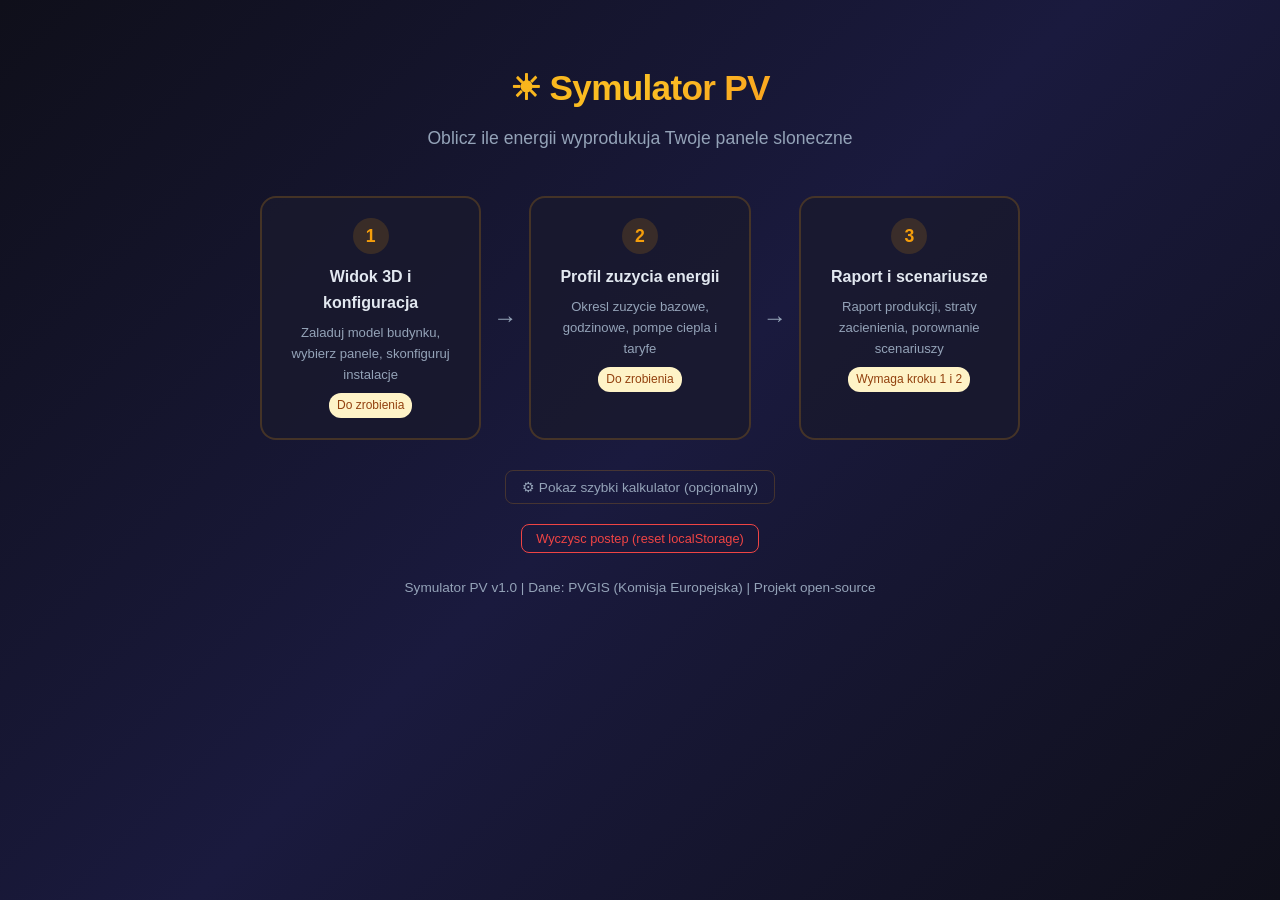
<file: frontend/index.html>
<!DOCTYPE html>
<html lang="pl">
<head>
    <meta charset="UTF-8">
    <meta name="viewport" content="width=device-width, initial-scale=1.0">
    <title>Symulator PV - Oblicz produkcje energii z paneli slonecznych</title>
    <link rel="stylesheet" href="css/style.css">
    <style>
        /* Nawigacja krokowa */
        .steps-nav {
            display: flex;
            justify-content: center;
            gap: 12px;
            margin: 20px 0 30px;
            flex-wrap: wrap;
        }
        .step-card {
            background: var(--color-card);
            border: 2px solid var(--color-border);
            border-radius: var(--radius);
            padding: 20px 24px;
            text-align: center;
            min-width: 220px;
            flex: 1;
            max-width: 300px;
            text-decoration: none;
            color: var(--color-text);
            transition: all 0.2s;
            position: relative;
        }
        .step-card:hover {
            border-color: var(--color-primary);
            transform: translateY(-3px);
            box-shadow: var(--shadow-lg);
        }
        .step-card.completed {
            border-color: var(--color-success);
            background: #f0fdf4;
        }
        .step-card .step-number {
            display: inline-block;
            width: 36px;
            height: 36px;
            line-height: 36px;
            border-radius: 50%;
            background: var(--color-primary-light);
            color: var(--color-primary);
            font-weight: 700;
            font-size: 1.1rem;
            margin-bottom: 10px;
        }
        .step-card.completed .step-number {
            background: var(--color-success);
            color: white;
        }
        .step-card .step-title {
            font-size: 1rem;
            font-weight: 600;
            margin-bottom: 6px;
        }
        .step-card .step-desc {
            font-size: 0.82rem;
            color: var(--color-text-light);
        }
        .step-card .step-status {
            font-size: 0.75rem;
            margin-top: 8px;
            padding: 3px 8px;
            border-radius: 12px;
            display: inline-block;
        }
        .step-card.completed .step-status {
            background: #dcfce7;
            color: #166534;
        }
        .step-card:not(.completed) .step-status {
            background: #fef3c7;
            color: #92400e;
        }
        .step-arrow {
            display: flex;
            align-items: center;
            color: var(--color-text-light);
            font-size: 1.5rem;
        }
        /* Sekcja szybkiego kalkulatora */
        .quick-calc-toggle {
            text-align: center;
            margin-bottom: 20px;
        }
        .quick-calc-toggle button {
            background: none;
            border: 1px solid var(--color-border);
            padding: 8px 16px;
            border-radius: var(--radius-sm);
            color: var(--color-text-light);
            cursor: pointer;
            font-size: 0.85rem;
        }
        .quick-calc-toggle button:hover {
            background: var(--color-primary-light);
            color: var(--color-primary);
        }
        .quick-calc-section {
            display: none;
        }
        .quick-calc-section.visible {
            display: block;
        }
        /* Reset localStorage */
        .reset-section {
            text-align: center;
            margin-top: 20px;
        }
        .reset-section button {
            background: none;
            border: 1px solid var(--color-error);
            padding: 6px 14px;
            border-radius: var(--radius-sm);
            color: var(--color-error);
            cursor: pointer;
            font-size: 0.8rem;
        }
        .reset-section button:hover {
            background: #fef2f2;
        }
    </style>
</head>
<body>
    <div class="container">
        <!-- Naglowek strony -->
        <header class="header">
            <h1>&#9728; Symulator PV</h1>
            <p class="subtitle">Oblicz ile energii wyprodukuja Twoje panele sloneczne</p>
        </header>

        <!-- Nawigacja krokowa -->
        <section class="steps-nav" id="steps-nav">
            <a href="viewer.html" class="step-card" id="step-card-1">
                <div class="step-number">1</div>
                <div class="step-title">Widok 3D i konfiguracja</div>
                <div class="step-desc">Zaladuj model budynku, wybierz panele, skonfiguruj instalacje</div>
                <div class="step-status" id="step-status-1">Do zrobienia</div>
            </a>
            <div class="step-arrow">&#8594;</div>
            <a href="pages/energy-profile.html" class="step-card" id="step-card-2">
                <div class="step-number">2</div>
                <div class="step-title">Profil zuzycia energii</div>
                <div class="step-desc">Okresl zuzycie bazowe, godzinowe, pompe ciepla i taryfe</div>
                <div class="step-status" id="step-status-2">Do zrobienia</div>
            </a>
            <div class="step-arrow">&#8594;</div>
            <a href="pages/report.html" class="step-card" id="step-card-3">
                <div class="step-number">3</div>
                <div class="step-title">Raport i scenariusze</div>
                <div class="step-desc">Raport produkcji, straty zacienienia, porownanie scenariuszy</div>
                <div class="step-status" id="step-status-3">Do zrobienia</div>
            </a>
        </section>

        <!-- Glowna zawartosc -->
        <main class="main-content">
            <!-- Toggle szybki kalkulator -->
            <div class="quick-calc-toggle">
                <button id="toggle-calc-btn" onclick="toggleQuickCalc()">&#9881; Pokaz szybki kalkulator (opcjonalny)</button>
            </div>

            <!-- Szybki kalkulator (opcjonalny, ukryty domyslnie) -->
            <div class="quick-calc-section" id="quick-calc-section">
                <!-- Formularz danych wejsciowych -->
                <section class="card form-card">
                    <h2>Szybki kalkulator PV</h2>

                    <form id="simulation-form">
                        <!-- Lokalizacja -->
                        <div class="form-section">
                            <h3>Lokalizacja</h3>
                            <p class="help-text">Podaj nazwe miasta lub wspolrzedne geograficzne</p>

                            <div class="form-group">
                                <label for="city-search">Szukaj miasta:</label>
                                <div class="search-group">
                                    <input type="text" id="city-search" placeholder="np. Warszawa, Krakow..."
                                        autocomplete="off">
                                    <button type="button" id="search-btn" class="btn btn-secondary">Szukaj</button>
                                </div>
                                <div id="search-results" class="search-results hidden"></div>
                            </div>

                            <div class="form-row">
                                <div class="form-group">
                                    <label for="latitude">Szerokosc geogr.:</label>
                                    <input type="number" id="latitude" name="latitude" step="0.01"
                                        min="-90" max="90" value="52.23" required>
                                    <span class="help-text">-90 do 90 (np. 52.23 dla Warszawy)</span>
                                </div>
                                <div class="form-group">
                                    <label for="longitude">Dlugosc geogr.:</label>
                                    <input type="number" id="longitude" name="longitude" step="0.01"
                                        min="-180" max="180" value="21.01" required>
                                    <span class="help-text">-180 do 180 (np. 21.01 dla Warszawy)</span>
                                </div>
                            </div>
                        </div>

                        <!-- Parametry instalacji -->
                        <div class="form-section">
                            <h3>Parametry paneli</h3>

                            <div class="form-group">
                                <label for="peak-power">Moc szczytowa (kW):</label>
                                <input type="number" id="peak-power" name="peak_power_kw" step="0.1"
                                    min="0.1" max="10000" value="5.0" required>
                                <span class="help-text">Ile maksymalnie kW panele moga produkowac (typowe instalacje domowe: 3-10 kW)</span>
                            </div>

                            <div class="form-row">
                                <div class="form-group">
                                    <label for="tilt-angle">Kat nachylenia (&deg;):</label>
                                    <input type="number" id="tilt-angle" name="tilt_angle" step="1"
                                        min="0" max="90" value="35">
                                    <span class="help-text">Jak bardzo pochylone sa panele (0 = plasko, 90 = pionowo). Optymalnie ok. 30-40&deg;</span>
                                </div>
                                <div class="form-group">
                                    <label for="azimuth">Azymut (&deg;):</label>
                                    <input type="number" id="azimuth" name="azimuth_angle" step="1"
                                        min="-180" max="180" value="0">
                                    <span class="help-text">Kierunek paneli (0 = poludnie, 90 = zachod, -90 = wschod)</span>
                                </div>
                            </div>

                            <div class="form-group">
                                <label for="system-loss">Straty systemowe (%):</label>
                                <input type="number" id="system-loss" name="system_loss_percent" step="0.5"
                                    min="0" max="100" value="14">
                                <span class="help-text">Straty na kablach, przetwornikach itp. Typowo 10-20%</span>
                            </div>
                        </div>

                        <!-- Przycisk oblicz -->
                        <button type="submit" id="calculate-btn" class="btn btn-primary btn-large">
                            Oblicz produkcje energii
                        </button>
                    </form>
                </section>

                <!-- Sekcja wynikow (ukryta do momentu obliczen) -->
                <section id="results-section" class="card results-card hidden">
                    <h2>Wyniki symulacji</h2>

                    <!-- Glowny wynik -->
                    <div class="result-highlight">
                        <div class="result-value" id="annual-energy">---</div>
                        <div class="result-label">kWh rocznie</div>
                        <p class="result-description" id="result-description"></p>
                    </div>

                    <!-- Szczegoly -->
                    <div class="result-details">
                        <div class="detail-item">
                            <span class="detail-label">Moc instalacji:</span>
                            <span class="detail-value" id="detail-power">-</span>
                        </div>
                        <div class="detail-item">
                            <span class="detail-label">Naslonecznienie:</span>
                            <span class="detail-value" id="detail-irradiation">-</span>
                        </div>
                        <div class="detail-item">
                            <span class="detail-label">Zrodlo danych:</span>
                            <span class="detail-value" id="detail-source">-</span>
                        </div>
                    </div>

                    <!-- Wykres miesieczny -->
                    <div class="chart-section">
                        <h3>Produkcja miesieczna</h3>
                        <div class="chart-container" id="monthly-chart"></div>
                        <div class="chart-labels">
                            <span>Sty</span><span>Lut</span><span>Mar</span><span>Kwi</span>
                            <span>Maj</span><span>Cze</span><span>Lip</span><span>Sie</span>
                            <span>Wrz</span><span>Paz</span><span>Lis</span><span>Gru</span>
                        </div>
                    </div>
                </section>

                <!-- Sekcja ladowania -->
                <div id="loading-section" class="loading hidden">
                    <div class="spinner"></div>
                    <p>Obliczam... Moze to potrwac kilka sekund.</p>
                </div>

                <!-- Sekcja bledow -->
                <div id="error-section" class="error-message hidden">
                    <p id="error-text"></p>
                </div>
            </div>

            <!-- Reset danych -->
            <div class="reset-section">
                <button onclick="resetProgress()">Wyczysc postep (reset localStorage)</button>
            </div>
        </main>

        <!-- Stopka -->
        <footer class="footer">
            <p>Symulator PV v1.0 | Dane: PVGIS (Komisja Europejska) | Projekt open-source</p>
        </footer>
    </div>

    <script src="js/app.js"></script>
    <script>
        // Aktualizacja statusu krokow na podstawie localStorage
        function aktualizujStatusKrokow() {
            var step1Done = localStorage.getItem('instalacja_config') !== null;
            var step2Done = localStorage.getItem('profil_zuzycia_dane') !== null;

            var card1 = document.getElementById('step-card-1');
            var card2 = document.getElementById('step-card-2');
            var card3 = document.getElementById('step-card-3');
            var status1 = document.getElementById('step-status-1');
            var status2 = document.getElementById('step-status-2');
            var status3 = document.getElementById('step-status-3');

            if (step1Done) {
                card1.classList.add('completed');
                status1.textContent = '\u2713 Ukonczone';
            } else {
                card1.classList.remove('completed');
                status1.textContent = 'Do zrobienia';
            }

            if (step2Done) {
                card2.classList.add('completed');
                status2.textContent = '\u2713 Ukonczone';
            } else {
                card2.classList.remove('completed');
                status2.textContent = 'Do zrobienia';
            }

            if (step1Done && step2Done) {
                card3.classList.remove('completed');
                status3.textContent = 'Gotowe do uruchomienia';
            } else {
                card3.classList.remove('completed');
                status3.textContent = 'Wymaga kroku 1 i 2';
            }
        }

        function toggleQuickCalc() {
            var section = document.getElementById('quick-calc-section');
            var btn = document.getElementById('toggle-calc-btn');
            if (section.classList.contains('visible')) {
                section.classList.remove('visible');
                btn.textContent = '\u2699 Pokaz szybki kalkulator (opcjonalny)';
            } else {
                section.classList.add('visible');
                btn.textContent = '\u2699 Ukryj szybki kalkulator';
            }
        }

        function resetProgress() {
            if (confirm('Czy na pewno chcesz wyczysc wszystkie zapisane dane?')) {
                localStorage.removeItem('instalacja_config');
                localStorage.removeItem('shading_result');
                localStorage.removeItem('profil_godzinowy_wh');
                localStorage.removeItem('profil_zuzycia_dane');
                localStorage.removeItem('zuzycie_miesieczne_kwh');
                localStorage.removeItem('taryfa');
                localStorage.removeItem('magazyn_config');
                aktualizujStatusKrokow();
            }
        }

        // Inicjalizacja
        aktualizujStatusKrokow();
    </script>
</body>
</html>
</file>
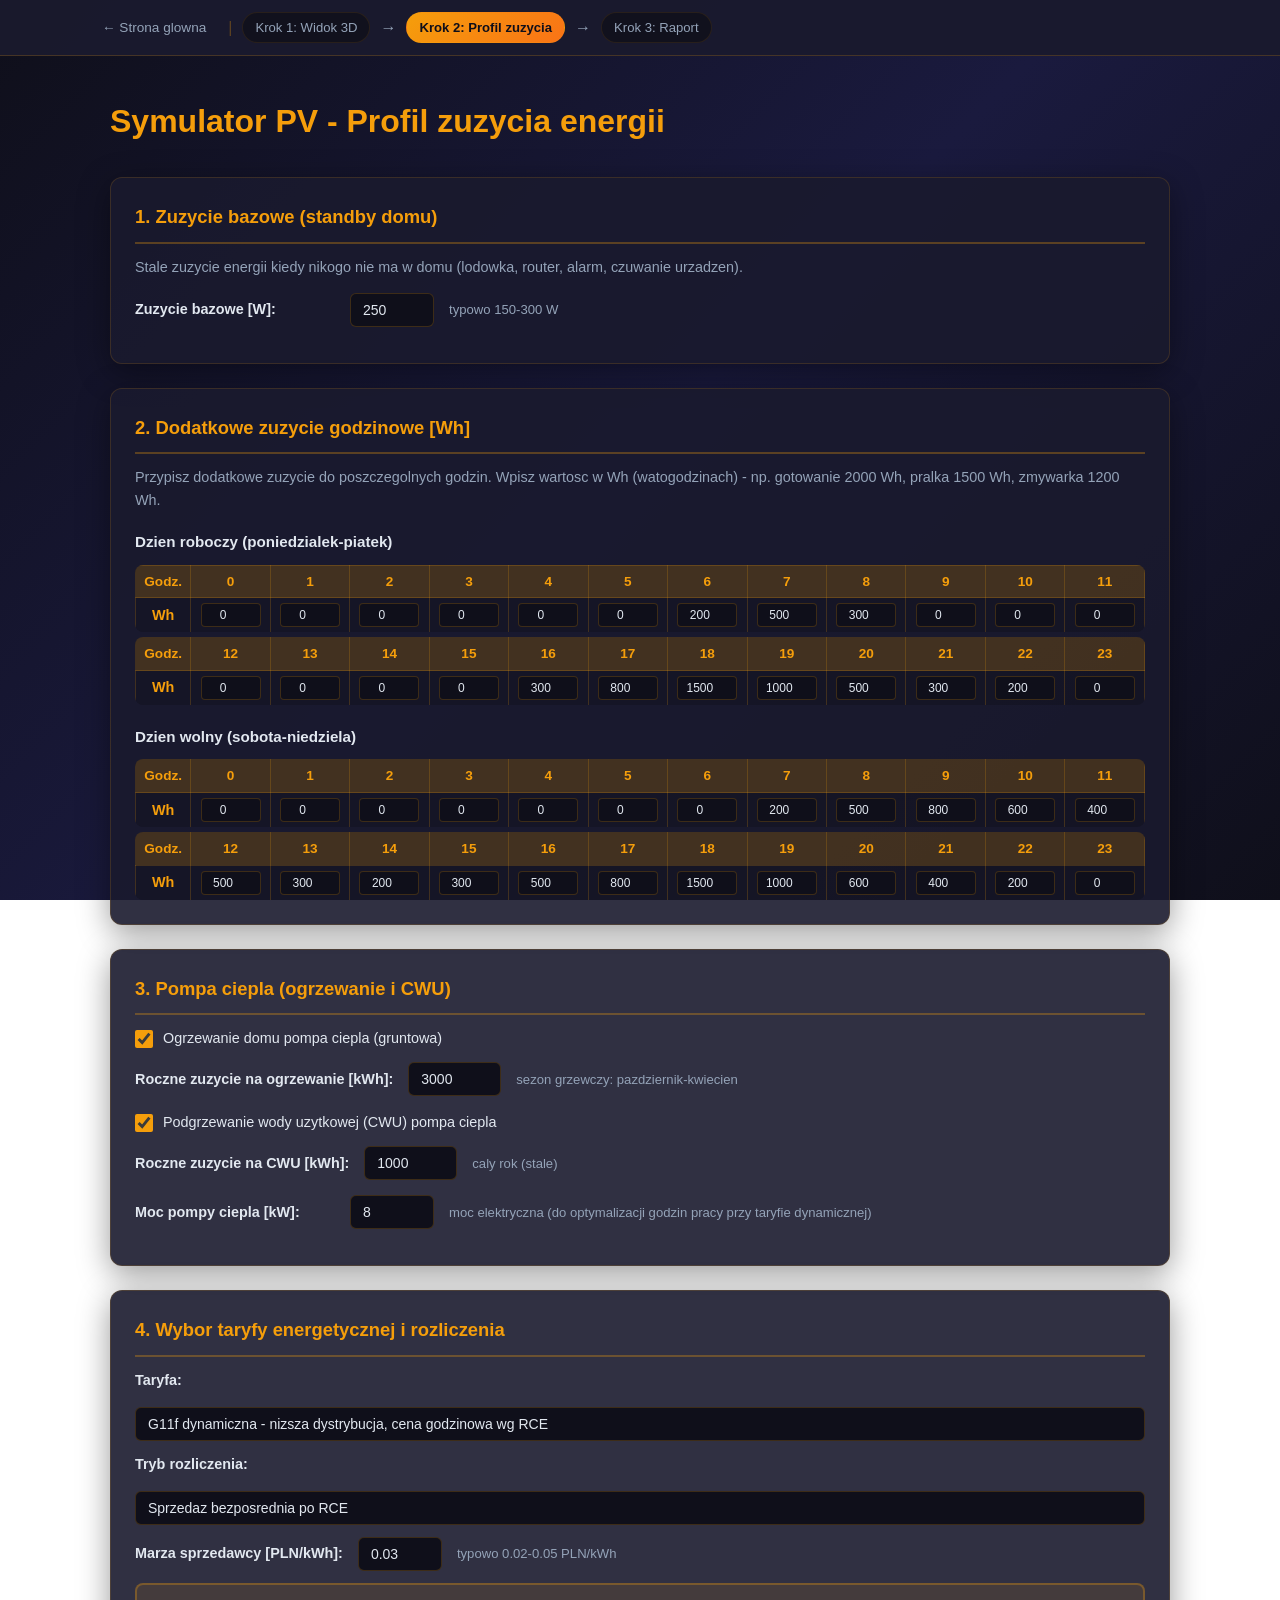
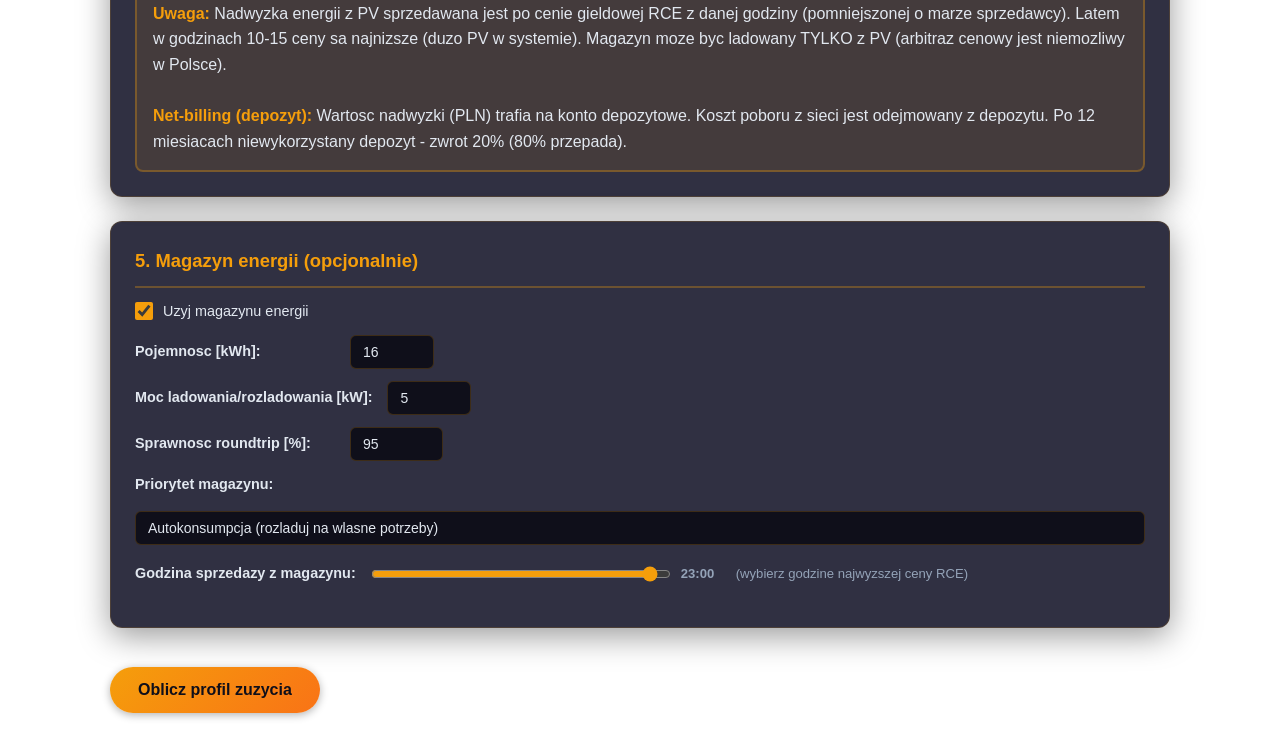
<file: frontend/pages/energy-profile.html>
<!DOCTYPE html>
<html lang="pl">
<head>
    <meta charset="UTF-8">
    <meta name="viewport" content="width=device-width, initial-scale=1.0">
    <title>Profil zuzycia energii - Symulator PV</title>
    <link rel="stylesheet" href="../css/style.css">
    <style>
        .form-section {
            background: rgba(26, 26, 46, 0.9);
            border-radius: 12px;
            padding: 24px;
            margin-bottom: 24px;
            box-shadow: 0 8px 32px rgba(0,0,0,0.4);
            border: 1px solid rgba(245, 158, 11, 0.15);
        }
        .form-section h3 {
            margin-top: 0;
            color: #f59e0b;
            border-bottom: 2px solid rgba(245, 158, 11, 0.3);
            padding-bottom: 10px;
            font-size: 1.15rem;
        }
        .form-section p {
            color: #94a3b8;
            font-size: 0.9rem;
            margin-bottom: 14px;
        }
        .form-section h4 {
            color: #e2e8f0;
            font-size: 0.95rem;
            margin-top: 18px;
            margin-bottom: 8px;
        }
        .hour-table {
            width: 100%;
            border-collapse: collapse;
            font-size: 13px;
            margin-top: 10px;
        }
        .hour-table th, .hour-table td {
            border: 1px solid rgba(245, 158, 11, 0.2);
            padding: 5px 6px;
            text-align: center;
            color: #e2e8f0;
        }
        .hour-table th {
            background: rgba(245, 158, 11, 0.2);
            color: #f59e0b;
            font-weight: 600;
        }
        .hour-table td strong {
            color: #f59e0b;
        }
        .hour-table input {
            width: 60px;
            padding: 4px;
            text-align: center;
            border: 1px solid rgba(245, 158, 11, 0.2);
            border-radius: 4px;
            background: #0f0f1a;
            color: #e2e8f0;
            font-size: 12px;
        }
        .hour-table input:focus {
            outline: none;
            border-color: #f59e0b;
            box-shadow: 0 0 0 2px rgba(245, 158, 11, 0.15);
        }
        .form-row {
            display: flex;
            gap: 15px;
            align-items: center;
            margin-bottom: 12px;
            flex-wrap: wrap;
        }
        .form-row label {
            min-width: 200px;
            font-weight: 600;
            color: #e2e8f0;
            font-size: 0.9rem;
        }
        .form-row input, .form-row select {
            padding: 8px 12px;
            border: 1px solid rgba(245, 158, 11, 0.2);
            border-radius: 6px;
            font-size: 14px;
            background: #0f0f1a;
            color: #e2e8f0;
        }
        .form-row input:focus, .form-row select:focus {
            outline: none;
            border-color: #f59e0b;
            box-shadow: 0 0 0 2px rgba(245, 158, 11, 0.15);
        }
        .form-row select {
            min-width: 250px;
        }
        .form-row select option {
            background: #0f0f1a;
            color: #e2e8f0;
        }
        .form-row span {
            color: #94a3b8;
            font-size: 0.82rem;
        }
        .checkbox-row {
            display: flex;
            align-items: center;
            gap: 10px;
            margin-bottom: 12px;
        }
        .checkbox-row input[type="checkbox"] {
            width: 18px;
            height: 18px;
            accent-color: #f59e0b;
        }
        .checkbox-row label {
            color: #e2e8f0;
            font-weight: 500;
            font-size: 0.9rem;
        }
        .btn-primary {
            background: linear-gradient(135deg, #f59e0b, #f97316);
            color: #0f0f1a;
            border: none;
            padding: 14px 28px;
            border-radius: 24px;
            font-size: 1rem;
            font-weight: 600;
            cursor: pointer;
            margin-top: 15px;
            transition: all 0.3s;
        }
        .btn-primary:hover {
            background: linear-gradient(135deg, #f97316, #f59e0b);
            box-shadow: 0 0 20px rgba(245, 158, 11, 0.3);
            transform: translateY(-1px);
        }
        .result-box {
            background: rgba(34, 197, 94, 0.1);
            border: 2px solid rgba(34, 197, 94, 0.4);
            border-radius: 12px;
            padding: 24px;
            margin-top: 24px;
            display: none;
        }
        .result-box h3 {
            color: #22c55e;
            margin-top: 0;
            font-size: 1.15rem;
        }
        .result-box p {
            color: #e2e8f0;
        }
        .result-box p strong {
            color: #22c55e;
        }
        .result-table {
            width: 100%;
            border-collapse: collapse;
            margin-top: 10px;
        }
        .result-table th, .result-table td {
            border: 1px solid rgba(245, 158, 11, 0.2);
            padding: 8px;
            text-align: center;
            color: #e2e8f0;
        }
        .result-table th {
            background: rgba(245, 158, 11, 0.2);
            color: #f59e0b;
            font-weight: 600;
        }
        .result-table tr:nth-child(even) {
            background: rgba(15, 15, 26, 0.5);
        }
        .warning-box {
            background: rgba(245, 158, 11, 0.1);
            border: 2px solid rgba(245, 158, 11, 0.3);
            border-radius: 8px;
            padding: 16px;
            margin-top: 12px;
            color: #e2e8f0;
        }
        .warning-box strong {
            color: #f59e0b;
        }
        .slider-container {
            display: flex;
            align-items: center;
            gap: 10px;
        }
        .slider-container input[type="range"] {
            width: 300px;
            accent-color: #f59e0b;
        }
        .slider-value {
            font-weight: bold;
            min-width: 40px;
            color: #f59e0b;
        }
        /* Nawigacja krokowa */
        .steps-bar {
            background: rgba(26, 26, 46, 0.95);
            border-bottom: 1px solid rgba(245, 158, 11, 0.2);
            padding: 12px 20px;
            margin-bottom: 20px;
        }
        .steps-bar-inner {
            max-width: 1100px;
            margin: 0 auto;
            display: flex;
            align-items: center;
            gap: 10px;
            flex-wrap: wrap;
        }
        .steps-bar a, .steps-bar span.step-item {
            text-decoration: none;
            padding: 4px 12px;
            border-radius: 16px;
            font-size: 0.82rem;
        }
        .step-inactive {
            background: rgba(15, 15, 26, 0.8);
            color: #94a3b8;
            border: 1px solid rgba(245, 158, 11, 0.1);
        }
        .step-active {
            background: linear-gradient(135deg, #f59e0b, #f97316);
            color: #0f0f1a;
            font-weight: 600;
        }
        .step-done {
            background: rgba(34, 197, 94, 0.15);
            color: #22c55e;
            border: 1px solid rgba(34, 197, 94, 0.3);
        }
        .page-header h1 {
            color: #f59e0b;
            font-size: 2rem;
            margin: 0;
            padding: 20px 0 10px;
        }
    </style>
</head>
<body>
    <!-- Nawigacja krokowa -->
    <div class="steps-bar">
        <div class="steps-bar-inner">
            <a href="../index.html" style="text-decoration:none;color:#94a3b8;font-size:0.85rem;">&#8592; Strona glowna</a>
            <span style="color:rgba(245,158,11,0.3);">|</span>
            <a href="../viewer.html" id="nav-step1" class="step-inactive" style="text-decoration:none;">Krok 1: Widok 3D</a>
            <span style="color:#94a3b8;">&#8594;</span>
            <span id="nav-step2" class="step-item step-active">Krok 2: Profil zuzycia</span>
            <span style="color:#94a3b8;">&#8594;</span>
            <a href="report.html" id="nav-step3" class="step-inactive" style="text-decoration:none;">Krok 3: Raport</a>
        </div>
    </div>

    <header class="page-header" style="max-width:1100px;margin:0 auto;padding:0 20px;">
        <h1>Symulator PV - Profil zuzycia energii</h1>
    </header>

    <main style="max-width: 1100px; margin: 0 auto; padding: 20px;">
        <!-- Sekcja: Zuzycie bazowe -->
        <div class="form-section">
            <h3>1. Zuzycie bazowe (standby domu)</h3>
            <p>Stale zuzycie energii kiedy nikogo nie ma w domu (lodowka, router, alarm, czuwanie urzadzen).</p>
            <div class="form-row">
                <label for="zuzycie-bazowe">Zuzycie bazowe [W]:</label>
                <input type="number" id="zuzycie-bazowe" value="250" min="50" max="2000" step="10">
                <span>typowo 150-300 W</span>
            </div>
        </div>

        <!-- Sekcja: Profil godzinowy -->
        <div class="form-section">
            <h3>2. Dodatkowe zuzycie godzinowe [Wh]</h3>
            <p>Przypisz dodatkowe zuzycie do poszczegolnych godzin. Wpisz wartosc w Wh (watogodzinach) - np. gotowanie 2000 Wh, pralka 1500 Wh, zmywarka 1200 Wh.</p>

            <h4>Dzien roboczy (poniedzialek-piatek)</h4>
            <table class="hour-table">
                <thead>
                    <tr>
                        <th>Godz.</th>
                        <th>0</th><th>1</th><th>2</th><th>3</th><th>4</th><th>5</th>
                        <th>6</th><th>7</th><th>8</th><th>9</th><th>10</th><th>11</th>
                    </tr>
                </thead>
                <tbody>
                    <tr>
                        <td><strong>Wh</strong></td>
                        <td><input type="number" class="rob-hour" data-hour="0" value="0"></td>
                        <td><input type="number" class="rob-hour" data-hour="1" value="0"></td>
                        <td><input type="number" class="rob-hour" data-hour="2" value="0"></td>
                        <td><input type="number" class="rob-hour" data-hour="3" value="0"></td>
                        <td><input type="number" class="rob-hour" data-hour="4" value="0"></td>
                        <td><input type="number" class="rob-hour" data-hour="5" value="0"></td>
                        <td><input type="number" class="rob-hour" data-hour="6" value="200"></td>
                        <td><input type="number" class="rob-hour" data-hour="7" value="500"></td>
                        <td><input type="number" class="rob-hour" data-hour="8" value="300"></td>
                        <td><input type="number" class="rob-hour" data-hour="9" value="0"></td>
                        <td><input type="number" class="rob-hour" data-hour="10" value="0"></td>
                        <td><input type="number" class="rob-hour" data-hour="11" value="0"></td>
                    </tr>
                </tbody>
            </table>
            <table class="hour-table" style="margin-top: 5px;">
                <thead>
                    <tr>
                        <th>Godz.</th>
                        <th>12</th><th>13</th><th>14</th><th>15</th><th>16</th><th>17</th>
                        <th>18</th><th>19</th><th>20</th><th>21</th><th>22</th><th>23</th>
                    </tr>
                </thead>
                <tbody>
                    <tr>
                        <td><strong>Wh</strong></td>
                        <td><input type="number" class="rob-hour" data-hour="12" value="0"></td>
                        <td><input type="number" class="rob-hour" data-hour="13" value="0"></td>
                        <td><input type="number" class="rob-hour" data-hour="14" value="0"></td>
                        <td><input type="number" class="rob-hour" data-hour="15" value="0"></td>
                        <td><input type="number" class="rob-hour" data-hour="16" value="300"></td>
                        <td><input type="number" class="rob-hour" data-hour="17" value="800"></td>
                        <td><input type="number" class="rob-hour" data-hour="18" value="1500"></td>
                        <td><input type="number" class="rob-hour" data-hour="19" value="1000"></td>
                        <td><input type="number" class="rob-hour" data-hour="20" value="500"></td>
                        <td><input type="number" class="rob-hour" data-hour="21" value="300"></td>
                        <td><input type="number" class="rob-hour" data-hour="22" value="200"></td>
                        <td><input type="number" class="rob-hour" data-hour="23" value="0"></td>
                    </tr>
                </tbody>
            </table>

            <h4 style="margin-top: 20px;">Dzien wolny (sobota-niedziela)</h4>
            <table class="hour-table">
                <thead>
                    <tr>
                        <th>Godz.</th>
                        <th>0</th><th>1</th><th>2</th><th>3</th><th>4</th><th>5</th>
                        <th>6</th><th>7</th><th>8</th><th>9</th><th>10</th><th>11</th>
                    </tr>
                </thead>
                <tbody>
                    <tr>
                        <td><strong>Wh</strong></td>
                        <td><input type="number" class="wol-hour" data-hour="0" value="0"></td>
                        <td><input type="number" class="wol-hour" data-hour="1" value="0"></td>
                        <td><input type="number" class="wol-hour" data-hour="2" value="0"></td>
                        <td><input type="number" class="wol-hour" data-hour="3" value="0"></td>
                        <td><input type="number" class="wol-hour" data-hour="4" value="0"></td>
                        <td><input type="number" class="wol-hour" data-hour="5" value="0"></td>
                        <td><input type="number" class="wol-hour" data-hour="6" value="0"></td>
                        <td><input type="number" class="wol-hour" data-hour="7" value="200"></td>
                        <td><input type="number" class="wol-hour" data-hour="8" value="500"></td>
                        <td><input type="number" class="wol-hour" data-hour="9" value="800"></td>
                        <td><input type="number" class="wol-hour" data-hour="10" value="600"></td>
                        <td><input type="number" class="wol-hour" data-hour="11" value="400"></td>
                    </tr>
                </tbody>
            </table>
            <table class="hour-table" style="margin-top: 5px;">
                <thead>
                    <tr>
                        <th>Godz.</th>
                        <th>12</th><th>13</th><th>14</th><th>15</th><th>16</th><th>17</th>
                        <th>18</th><th>19</th><th>20</th><th>21</th><th>22</th><th>23</th>
                    </tr>
                </thead>
                <tbody>
                    <tr>
                        <td><strong>Wh</strong></td>
                        <td><input type="number" class="wol-hour" data-hour="12" value="500"></td>
                        <td><input type="number" class="wol-hour" data-hour="13" value="300"></td>
                        <td><input type="number" class="wol-hour" data-hour="14" value="200"></td>
                        <td><input type="number" class="wol-hour" data-hour="15" value="300"></td>
                        <td><input type="number" class="wol-hour" data-hour="16" value="500"></td>
                        <td><input type="number" class="wol-hour" data-hour="17" value="800"></td>
                        <td><input type="number" class="wol-hour" data-hour="18" value="1500"></td>
                        <td><input type="number" class="wol-hour" data-hour="19" value="1000"></td>
                        <td><input type="number" class="wol-hour" data-hour="20" value="600"></td>
                        <td><input type="number" class="wol-hour" data-hour="21" value="400"></td>
                        <td><input type="number" class="wol-hour" data-hour="22" value="200"></td>
                        <td><input type="number" class="wol-hour" data-hour="23" value="0"></td>
                    </tr>
                </tbody>
            </table>
        </div>

        <!-- Sekcja: Pompa ciepla -->
        <div class="form-section">
            <h3>3. Pompa ciepla (ogrzewanie i CWU)</h3>
            <div class="checkbox-row">
                <input type="checkbox" id="pompa-co" checked>
                <label for="pompa-co">Ogrzewanie domu pompa ciepla (gruntowa)</label>
            </div>
            <div class="form-row" id="co-row" style="display:flex;">
                <label for="zuzycie-co">Roczne zuzycie na ogrzewanie [kWh]:</label>
                <input type="number" id="zuzycie-co" value="3000" min="0" max="30000" step="100">
                <span>sezon grzewczy: pazdziernik-kwiecien</span>
            </div>

            <div class="checkbox-row" style="margin-top: 15px;">
                <input type="checkbox" id="pompa-cwu" checked>
                <label for="pompa-cwu">Podgrzewanie wody uzytkowej (CWU) pompa ciepla</label>
            </div>
            <div class="form-row" id="cwu-row" style="display:flex;">
                <label for="zuzycie-cwu">Roczne zuzycie na CWU [kWh]:</label>
                <input type="number" id="zuzycie-cwu" value="1000" min="0" max="10000" step="100">
                <span>caly rok (stale)</span>
            </div>

            <div class="form-row" id="moc-pompy-row" style="display:flex; margin-top: 15px;">
                <label for="moc-pompy-ciepla">Moc pompy ciepla [kW]:</label>
                <input type="number" id="moc-pompy-ciepla" value="8" min="1" max="15" step="0.5">
                <span>moc elektryczna (do optymalizacji godzin pracy przy taryfie dynamicznej)</span>
            </div>
        </div>

        <!-- Sekcja: Taryfa -->
        <div class="form-section">
            <h3>4. Wybor taryfy energetycznej i rozliczenia</h3>
            <div class="form-row">
                <label for="taryfa">Taryfa:</label>
                <select id="taryfa">
                    <option value="G11">G11 - stala cena (0.6172 zl/kWh energia + dystrybucja = ~1.14 zl/kWh)</option>
                    <option value="G11f_dynamiczna" selected>G11f dynamiczna - nizsza dystrybucja, cena godzinowa wg RCE</option>
                    <option value="G11_dynamiczna">Oferta dynamiczna - cena godzinowa wg RCE</option>
                </select>
            </div>
            <div class="form-row">
                <label for="tryb-rozliczenia">Tryb rozliczenia:</label>
                <select id="tryb-rozliczenia">
                    <option value="sprzedaz_bezposrednia">Sprzedaz bezposrednia po RCE</option>
                    <option value="net_billing_depozyt">Net-billing (depozyt)</option>
                </select>
            </div>
            <div class="form-row">
                <label for="marza-sprzedawcy">Marza sprzedawcy [PLN/kWh]:</label>
                <input type="number" id="marza-sprzedawcy" value="0.03" min="0" max="0.10" step="0.01">
                <span>typowo 0.02-0.05 PLN/kWh</span>
            </div>
            <div class="warning-box">
                <strong>Uwaga:</strong> Nadwyzka energii z PV sprzedawana jest po cenie gieldowej RCE z danej godziny (pomniejszonej o marze sprzedawcy).
                Latem w godzinach 10-15 ceny sa najnizsze (duzo PV w systemie). Magazyn moze byc ladowany TYLKO z PV (arbitraz cenowy jest niemozliwy w Polsce).
                <br><br>
                <strong>Net-billing (depozyt):</strong> Wartosc nadwyzki (PLN) trafia na konto depozytowe. Koszt poboru z sieci jest odejmowany z depozytu. Po 12 miesiacach niewykorzystany depozyt - zwrot 20% (80% przepada).
            </div>
        </div>

        <!-- Sekcja: Magazyn energii -->
        <div class="form-section">
            <h3>5. Magazyn energii (opcjonalnie)</h3>
            <div class="checkbox-row">
                <input type="checkbox" id="magazyn-aktywny" checked>
                <label for="magazyn-aktywny">Uzyj magazynu energii</label>
            </div>
            <div id="magazyn-opcje" style="display:block;">
                <div class="form-row">
                    <label for="magazyn-pojemnosc">Pojemnosc [kWh]:</label>
                    <input type="number" id="magazyn-pojemnosc" value="16" min="1" max="50" step="0.1">
                </div>
                <div class="form-row">
                    <label for="magazyn-moc">Moc ladowania/rozladowania [kW]:</label>
                    <input type="number" id="magazyn-moc" value="5" min="1" max="20" step="0.1">
                </div>
                <div class="form-row">
                    <label for="magazyn-sprawnosc">Sprawnosc roundtrip [%]:</label>
                    <input type="number" id="magazyn-sprawnosc" value="95" min="80" max="100" step="0.5">
                </div>
                <div class="form-row">
                    <label for="magazyn-priorytet">Priorytet magazynu:</label>
                    <select id="magazyn-priorytet">
                        <option value="autokonsumpcja">Autokonsumpcja (rozladuj na wlasne potrzeby)</option>
                        <option value="sprzedaz">Sprzedaz (rozladuj w wybranej godzinie do sieci)</option>
                    </select>
                </div>
                <div class="form-row" id="godzina-sprzedazy-row">
                    <label for="godzina-sprzedazy">Godzina sprzedazy z magazynu:</label>
                    <div class="slider-container">
                        <input type="range" id="godzina-sprzedazy" min="0" max="23" value="23" step="1">
                        <span class="slider-value" id="godzina-sprzedazy-val">23:00</span>
                    </div>
                    <span>(wybierz godzine najwyzszej ceny RCE)</span>
                </div>
            </div>
        </div>

        <!-- Przycisk -->
        <button class="btn-primary" id="btn-oblicz" onclick="obliczProfil()">Oblicz profil zuzycia</button>

        <!-- Wyniki -->
        <div class="result-box" id="wyniki">
            <h3>Wyniki profilu zuzycia</h3>
            <p><strong>Roczne zuzycie:</strong> <span id="wynik-roczne">-</span> kWh</p>
            <table class="result-table" id="tabela-miesieczna">
                <thead>
                    <tr>
                        <th>Miesiac</th>
                        <th>Sty</th><th>Lut</th><th>Mar</th><th>Kwi</th><th>Maj</th><th>Cze</th>
                        <th>Lip</th><th>Sie</th><th>Wrz</th><th>Paz</th><th>Lis</th><th>Gru</th>
                    </tr>
                </thead>
                <tbody>
                    <tr id="wiersz-zuzycie">
                        <td><strong>kWh</strong></td>
                    </tr>
                </tbody>
            </table>
        </div>

        <!-- Przycisk zapisu i przejscia do raportu -->
        <div id="save-next-section" style="display:none; margin-top:20px; text-align:center;">
            <button class="btn-primary" id="btn-save-next" onclick="zapiszIPrzejdz()" style="font-size:1.1rem;padding:14px 28px;">
                Zapisz i przejdz do raportu &#8594;
            </button>
        </div>
    </main>

    <script>
        // Pokazywanie/ukrywanie opcji pompy ciepla
        document.getElementById('pompa-co').addEventListener('change', function() {
            document.getElementById('co-row').style.display = this.checked ? 'flex' : 'none';
            aktualizujWidocznoscMocPompy();
        });
        document.getElementById('pompa-cwu').addEventListener('change', function() {
            document.getElementById('cwu-row').style.display = this.checked ? 'flex' : 'none';
            aktualizujWidocznoscMocPompy();
        });

        function aktualizujWidocznoscMocPompy() {
            var pompaCo = document.getElementById('pompa-co').checked;
            var pompaCwu = document.getElementById('pompa-cwu').checked;
            document.getElementById('moc-pompy-row').style.display = (pompaCo || pompaCwu) ? 'flex' : 'none';
        }
        // Pokazywanie/ukrywanie opcji magazynu
        document.getElementById('magazyn-aktywny').addEventListener('change', function() {
            document.getElementById('magazyn-opcje').style.display = this.checked ? 'block' : 'none';
        });
        // Slider godziny sprzedazy
        document.getElementById('godzina-sprzedazy').addEventListener('input', function() {
            document.getElementById('godzina-sprzedazy-val').textContent = this.value + ':00';
        });
        // Priorytet magazynu - pokaz godzine sprzedazy
        document.getElementById('magazyn-priorytet').addEventListener('change', function() {
            document.getElementById('godzina-sprzedazy-row').style.display =
                this.value === 'sprzedaz' ? 'flex' : 'none';
        });

        // Ostatnie dane wynikow (zapisywane po obliczeniu)
        var ostatnieWyniki = null;

        function obliczProfil() {
            // Zbierz dane z formularza
            var bazowe = parseFloat(document.getElementById('zuzycie-bazowe').value) || 250;

            var robocze = [];
            document.querySelectorAll('.rob-hour').forEach(function(el) {
                robocze[parseInt(el.dataset.hour)] = parseFloat(el.value) || 0;
            });

            var wolne = [];
            document.querySelectorAll('.wol-hour').forEach(function(el) {
                wolne[parseInt(el.dataset.hour)] = parseFloat(el.value) || 0;
            });

            var dane = {
                zuzycie_bazowe_w: bazowe,
                zuzycie_godzinowe_roboczy: robocze,
                zuzycie_godzinowe_wolny: wolne,
                pompa_ciepla_co: document.getElementById('pompa-co').checked,
                zuzycie_co_roczne_kwh: parseFloat(document.getElementById('zuzycie-co').value) || 0,
                pompa_ciepla_cwu: document.getElementById('pompa-cwu').checked,
                zuzycie_cwu_roczne_kwh: parseFloat(document.getElementById('zuzycie-cwu').value) || 0,
                moc_pompy_ciepla_kw: parseFloat(document.getElementById('moc-pompy-ciepla').value) || 0,
                taryfa: document.getElementById('taryfa').value,
                rok: 2025
            };

            // Wyslij zapytanie do API
            fetch('/api/energy-profile', {
                method: 'POST',
                headers: {'Content-Type': 'application/json'},
                body: JSON.stringify(dane)
            })
            .then(function(resp) { return resp.json(); })
            .then(function(wynik) {
                if (wynik.error) {
                    alert('Blad: ' + wynik.message);
                    return;
                }
                // Pokaz wyniki
                document.getElementById('wyniki').style.display = 'block';
                document.getElementById('wynik-roczne').textContent = wynik.zuzycie_roczne_kwh.toFixed(1);

                // Tabela miesieczna
                var wiersz = document.getElementById('wiersz-zuzycie');
                wiersz.innerHTML = '<td><strong>kWh</strong></td>';
                wynik.zuzycie_miesieczne_kwh.forEach(function(val) {
                    var td = document.createElement('td');
                    td.textContent = val.toFixed(0);
                    wiersz.appendChild(td);
                });

                // Zapisz profil do localStorage (do uzycia w analizie ekonomicznej)
                localStorage.setItem('profil_godzinowy_wh', JSON.stringify(wynik.profil_godzinowy_wh));
                localStorage.setItem('zuzycie_miesieczne_kwh', JSON.stringify(wynik.zuzycie_miesieczne_kwh));

                // Zapamietaj wyniki do zapisu
                ostatnieWyniki = {
                    profil_godzinowy_wh: wynik.profil_godzinowy_wh,
                    zuzycie_miesieczne_kwh: wynik.zuzycie_miesieczne_kwh,
                    zuzycie_roczne_kwh: wynik.zuzycie_roczne_kwh,
                    dane_formularza: dane
                };

                // Oznacz krok 2 jako ukonczony (zapisz profil_zuzycia_dane)
                var taryfa = document.getElementById('taryfa').value;
                localStorage.setItem('profil_zuzycia_dane', JSON.stringify({
                    zuzycie_roczne_kwh: wynik.zuzycie_roczne_kwh,
                    zuzycie_miesieczne_kwh: wynik.zuzycie_miesieczne_kwh,
                    taryfa: taryfa,
                    magazyn_aktywny: document.getElementById('magazyn-aktywny').checked,
                    dane_formularza: dane
                }));

                // Pokaz przycisk zapisu
                document.getElementById('save-next-section').style.display = 'block';
            })
            .catch(function(err) {
                alert('Blad polaczenia: ' + err);
            });
        }

        function zapiszIPrzejdz() {
            if (!ostatnieWyniki) {
                alert('Najpierw oblicz profil zuzycia.');
                return;
            }

            // Zapisz taryfe
            var taryfa = document.getElementById('taryfa').value;
            localStorage.setItem('taryfa', taryfa);

            // Zapisz tryb rozliczenia i marze sprzedawcy
            var trybRozliczenia = document.getElementById('tryb-rozliczenia').value;
            var marzaSprzedawcy = parseFloat(document.getElementById('marza-sprzedawcy').value) || 0.03;
            localStorage.setItem('tryb_rozliczenia', trybRozliczenia);
            localStorage.setItem('marza_sprzedawcy', marzaSprzedawcy.toString());

            // Zapisz dane magazynu (jesli aktywny)
            var magazynAktywny = document.getElementById('magazyn-aktywny').checked;
            if (magazynAktywny) {
                var magazynConfig = {
                    pojemnosc_kwh: parseFloat(document.getElementById('magazyn-pojemnosc').value),
                    moc_kw: parseFloat(document.getElementById('magazyn-moc').value),
                    sprawnosc_procent: parseFloat(document.getElementById('magazyn-sprawnosc').value),
                    priorytet: document.getElementById('magazyn-priorytet').value,
                    godzina_sprzedazy: parseInt(document.getElementById('godzina-sprzedazy').value)
                };
                localStorage.setItem('magazyn_config', JSON.stringify(magazynConfig));
            } else {
                localStorage.removeItem('magazyn_config');
            }

            // Zapisz profil i dane formularza
            localStorage.setItem('profil_godzinowy_wh', JSON.stringify(ostatnieWyniki.profil_godzinowy_wh));
            localStorage.setItem('zuzycie_miesieczne_kwh', JSON.stringify(ostatnieWyniki.zuzycie_miesieczne_kwh));
            localStorage.setItem('profil_zuzycia_dane', JSON.stringify({
                zuzycie_roczne_kwh: ostatnieWyniki.zuzycie_roczne_kwh,
                zuzycie_miesieczne_kwh: ostatnieWyniki.zuzycie_miesieczne_kwh,
                taryfa: taryfa,
                tryb_rozliczenia: trybRozliczenia,
                marza_sprzedawcy: marzaSprzedawcy,
                magazyn_aktywny: magazynAktywny,
                dane_formularza: ostatnieWyniki.dane_formularza
            }));

            // Przekieruj do raportu
            window.location.href = 'report.html';
        }

        // Aktualizuj status nawigacji krokowej
        (function() {
            var step1 = document.getElementById('nav-step1');
            if (localStorage.getItem('instalacja_config')) {
                step1.classList.remove('step-inactive');
                step1.classList.add('step-done');
                step1.textContent = '\u2713 Krok 1: Widok 3D';
            }
        })();

        // localStorage persistence - zapis i odczyt pol formularza energy-profile
        (function() {
            var EP_PREFIX = 'ep_';
            var polaDoZapisu = [
                { id: 'zuzycie-bazowe', key: EP_PREFIX + 'zuzycie_bazowe', type: 'value' },
                { id: 'pompa-co', key: EP_PREFIX + 'pompa_co', type: 'checked' },
                { id: 'pompa-cwu', key: EP_PREFIX + 'pompa_cwu', type: 'checked' },
                { id: 'zuzycie-co', key: EP_PREFIX + 'zuzycie_co', type: 'value' },
                { id: 'zuzycie-cwu', key: EP_PREFIX + 'zuzycie_cwu', type: 'value' },
                { id: 'moc-pompy-ciepla', key: EP_PREFIX + 'moc_pompy_ciepla_kw', type: 'value' },
                { id: 'taryfa', key: EP_PREFIX + 'taryfa', type: 'value' },
                { id: 'tryb-rozliczenia', key: EP_PREFIX + 'tryb_rozliczenia', type: 'value' },
                { id: 'marza-sprzedawcy', key: EP_PREFIX + 'marza_sprzedawcy', type: 'value' },
                { id: 'magazyn-aktywny', key: EP_PREFIX + 'magazyn_aktywny', type: 'checked' },
                { id: 'magazyn-pojemnosc', key: EP_PREFIX + 'magazyn_pojemnosc', type: 'value' },
                { id: 'magazyn-moc', key: EP_PREFIX + 'magazyn_moc', type: 'value' },
                { id: 'magazyn-sprawnosc', key: EP_PREFIX + 'magazyn_sprawnosc', type: 'value' },
                { id: 'magazyn-priorytet', key: EP_PREFIX + 'magazyn_priorytet', type: 'value' },
                { id: 'godzina-sprzedazy', key: EP_PREFIX + 'godzina_sprzedazy', type: 'slider', display: 'godzina-sprzedazy-val', suffix: ':00' }
            ];

            // Odczytaj zapisane wartosci
            polaDoZapisu.forEach(function(pole) {
                var el = document.getElementById(pole.id);
                if (!el) return;
                var saved = localStorage.getItem(pole.key);
                if (saved === null) return;

                if (pole.type === 'checked') {
                    el.checked = (saved === 'true');
                } else {
                    el.value = saved;
                    if (pole.display) {
                        var dispEl = document.getElementById(pole.display);
                        if (dispEl) dispEl.textContent = saved + (pole.suffix || '');
                    }
                }
            });

            // Aktualizuj widocznosc sekcji na podstawie zaladowanych wartosci
            var pompaCo = document.getElementById('pompa-co').checked;
            var pompaCwu = document.getElementById('pompa-cwu').checked;
            document.getElementById('co-row').style.display = pompaCo ? 'flex' : 'none';
            document.getElementById('cwu-row').style.display = pompaCwu ? 'flex' : 'none';
            document.getElementById('moc-pompy-row').style.display = (pompaCo || pompaCwu) ? 'flex' : 'none';
            var magazynAkt = document.getElementById('magazyn-aktywny').checked;
            document.getElementById('magazyn-opcje').style.display = magazynAkt ? 'block' : 'none';

            // Nasluchuj zmian i zapisuj do localStorage
            polaDoZapisu.forEach(function(pole) {
                var el = document.getElementById(pole.id);
                if (!el) return;

                var handler = function() {
                    if (pole.type === 'checked') {
                        localStorage.setItem(pole.key, el.checked.toString());
                    } else {
                        localStorage.setItem(pole.key, el.value);
                        if (pole.display) {
                            var dispEl = document.getElementById(pole.display);
                            if (dispEl) dispEl.textContent = el.value + (pole.suffix || '');
                        }
                    }
                };

                if (el.tagName === 'INPUT' && (el.type === 'text' || el.type === 'number' || el.type === 'range')) {
                    el.addEventListener('input', handler);
                }
                el.addEventListener('change', handler);
            });

            // Zapisz tez profil godzinowy do localStorage przy zmianie
            function zapiszProfilGodzinowy() {
                var robocze = {};
                var wolne = {};
                document.querySelectorAll('.rob-hour').forEach(function(el) {
                    robocze[el.dataset.hour] = el.value;
                });
                document.querySelectorAll('.wol-hour').forEach(function(el) {
                    wolne[el.dataset.hour] = el.value;
                });
                localStorage.setItem(EP_PREFIX + 'profil_roboczy', JSON.stringify(robocze));
                localStorage.setItem(EP_PREFIX + 'profil_wolny', JSON.stringify(wolne));
            }

            // Odczytaj profil godzinowy
            var savedRob = localStorage.getItem(EP_PREFIX + 'profil_roboczy');
            var savedWol = localStorage.getItem(EP_PREFIX + 'profil_wolny');
            if (savedRob) {
                try {
                    var rob = JSON.parse(savedRob);
                    Object.keys(rob).forEach(function(h) {
                        var el = document.querySelector('.rob-hour[data-hour="' + h + '"]');
                        if (el) el.value = rob[h];
                    });
                } catch(e) {}
            }
            if (savedWol) {
                try {
                    var wol = JSON.parse(savedWol);
                    Object.keys(wol).forEach(function(h) {
                        var el = document.querySelector('.wol-hour[data-hour="' + h + '"]');
                        if (el) el.value = wol[h];
                    });
                } catch(e) {}
            }

            // Sluchaj zmian w polach godzinowych
            document.querySelectorAll('.rob-hour, .wol-hour').forEach(function(el) {
                el.addEventListener('input', zapiszProfilGodzinowy);
                el.addEventListener('change', zapiszProfilGodzinowy);
            });
        })();
    </script>
</body>
</html>
</file>
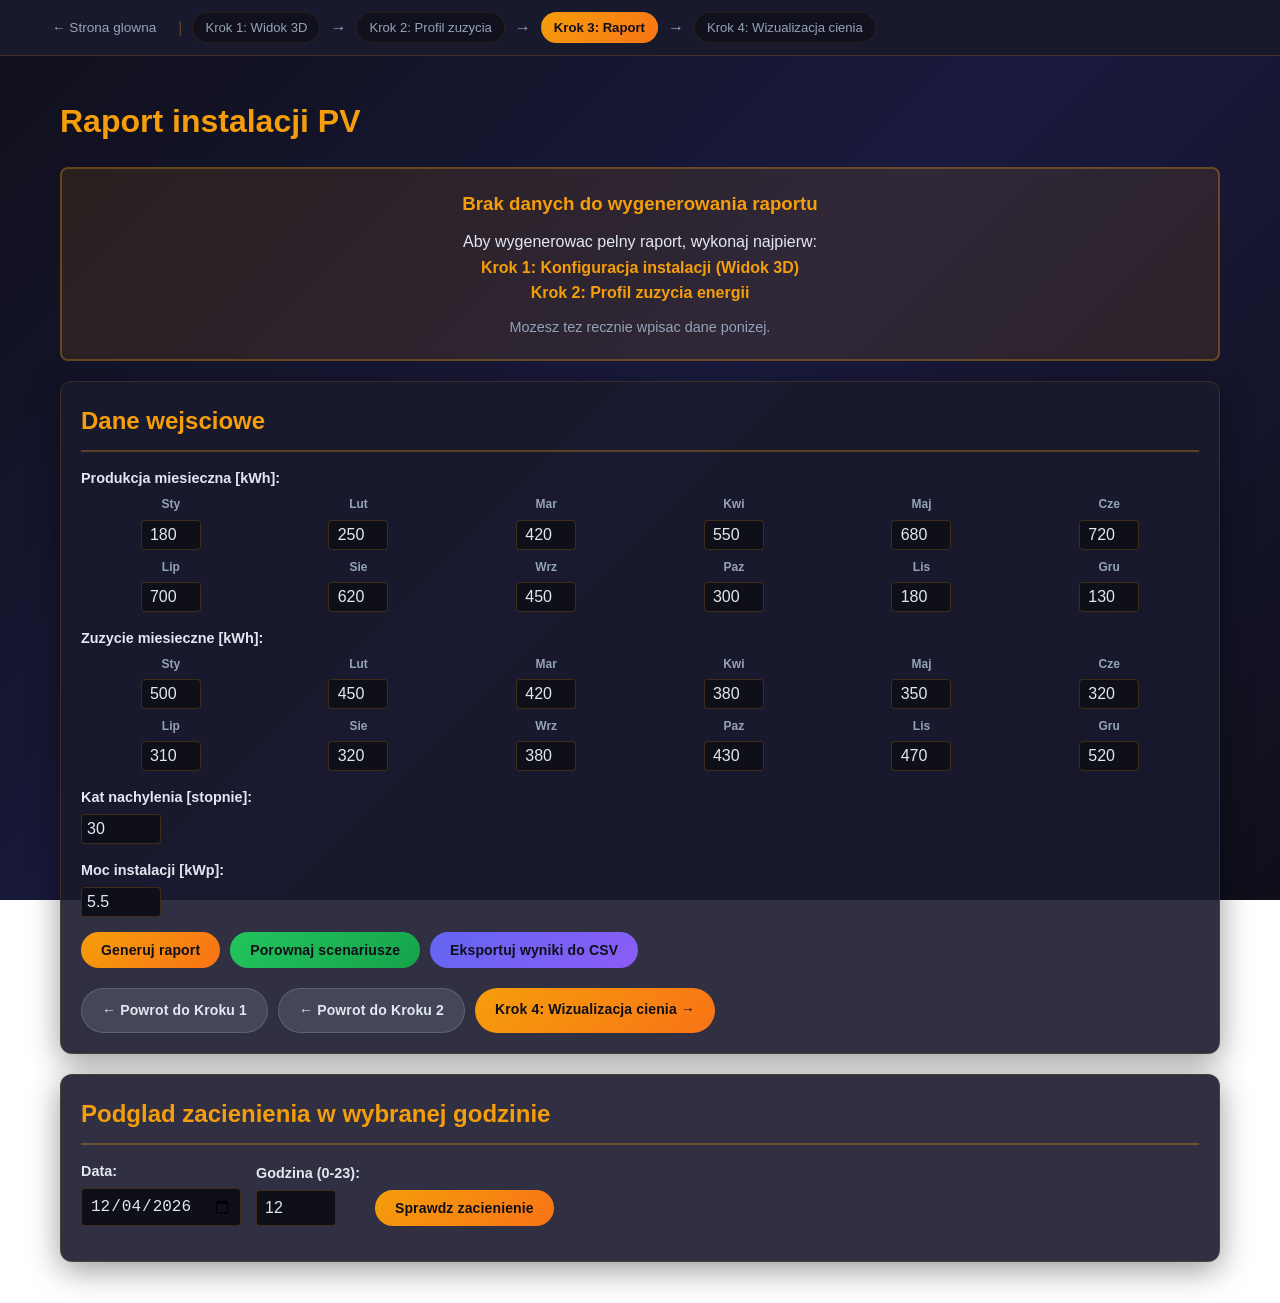
<file: frontend/pages/report.html>
<!DOCTYPE html>
<html lang="pl">
<head>
    <meta charset="UTF-8">
    <meta name="viewport" content="width=device-width, initial-scale=1.0">
    <title>Raport PV - Symulator</title>
    <link rel="stylesheet" href="../css/style.css">
    <style>
        .report-container { max-width: 1200px; margin: 0 auto; padding: 20px; }
        .section { background: rgba(26, 26, 46, 0.9); border-radius: 12px; padding: 20px; margin-bottom: 20px; box-shadow: 0 8px 32px rgba(0,0,0,0.4); border: 1px solid rgba(245, 158, 11, 0.15); }
        .section h2 { color: #f59e0b; border-bottom: 2px solid rgba(245, 158, 11, 0.3); padding-bottom: 10px; margin-bottom: 15px; }
        .summary-grid { display: grid; grid-template-columns: repeat(auto-fit, minmax(200px, 1fr)); gap: 15px; }
        .summary-card { background: rgba(15, 15, 26, 0.8); border-radius: 8px; padding: 15px; text-align: center; border: 1px solid rgba(245, 158, 11, 0.1); }
        .summary-card .value { font-size: 1.8em; font-weight: bold; color: #f59e0b; }
        .summary-card .label { font-size: 0.85em; color: #94a3b8; margin-top: 5px; }
        .chart-container { margin: 20px 0; }
        .bar-chart { display: flex; align-items: flex-end; gap: 4px; height: 200px; border-bottom: 2px solid rgba(245, 158, 11, 0.3); padding-bottom: 5px; }
        .bar-group { display: flex; flex-direction: column; align-items: center; flex: 1; }
        .bar-pair { display: flex; gap: 2px; align-items: flex-end; height: 180px; }
        .bar { width: 18px; border-radius: 3px 3px 0 0; transition: height 0.3s; position: relative; }
        .bar:hover::after { content: attr(data-value); position: absolute; top: -25px; left: 50%; transform: translateX(-50%); background: #1a1a2e; color: #e2e8f0; padding: 2px 6px; border-radius: 3px; font-size: 11px; white-space: nowrap; border: 1px solid rgba(245,158,11,0.3); }
        .bar.produkcja { background: #22c55e; }
        .bar.zuzycie { background: #ef4444; }
        .bar-label { font-size: 11px; margin-top: 5px; color: #94a3b8; }
        .legend { display: flex; gap: 20px; margin: 10px 0; }
        .legend-item { display: flex; align-items: center; gap: 5px; font-size: 13px; color: #e2e8f0; }
        .legend-color { width: 16px; height: 16px; border-radius: 3px; }
        table { width: 100%; border-collapse: collapse; margin: 10px 0; }
        th, td { padding: 8px 12px; border: 1px solid rgba(245, 158, 11, 0.2); text-align: center; color: #e2e8f0; }
        th { background: rgba(245, 158, 11, 0.2); color: #f59e0b; font-weight: 600; }
        tr:nth-child(even) { background: rgba(15, 15, 26, 0.5); }
        tr:hover { background: rgba(245, 158, 11, 0.05); }
        .self-sufficient { color: #22c55e; font-weight: bold; }
        .not-sufficient { color: #ef4444; }
        .recommendation { background: rgba(245, 158, 11, 0.1); border-left: 4px solid #f59e0b; padding: 12px; margin: 10px 0; border-radius: 4px; color: #e2e8f0; }
        .recommendation.wysoki { border-left-color: #ef4444; background: rgba(239, 68, 68, 0.1); }
        .recommendation.sredni { border-left-color: #fbbf24; }
        .recommendation h4 { margin: 0 0 5px 0; color: #f59e0b; }
        .scenarios-table { overflow-x: auto; }
        .scenarios-table table { min-width: 800px; }
        .scenarios-table td { font-size: 13px; }
        .btn { background: linear-gradient(135deg, #f59e0b, #f97316); color: #0f0f1a; border: none; padding: 10px 20px; border-radius: 24px; cursor: pointer; font-size: 14px; font-weight: 600; transition: all 0.3s; }
        .btn:hover { background: linear-gradient(135deg, #f97316, #f59e0b); box-shadow: 0 0 20px rgba(245, 158, 11, 0.3); transform: translateY(-1px); }
        .btn-green { background: linear-gradient(135deg, #22c55e, #16a34a); }
        .btn-green:hover { background: linear-gradient(135deg, #16a34a, #22c55e); box-shadow: 0 0 20px rgba(34, 197, 94, 0.3); }
        .btn-csv { background: linear-gradient(135deg, #6366f1, #8b5cf6); }
        .btn-csv:hover { background: linear-gradient(135deg, #8b5cf6, #6366f1); box-shadow: 0 0 20px rgba(99, 102, 241, 0.3); }
        .form-group { margin-bottom: 15px; }
        .form-group label { display: block; margin-bottom: 5px; font-weight: bold; color: #e2e8f0; }
        .form-group input { width: 80px; padding: 5px; border: 1px solid rgba(245, 158, 11, 0.2); border-radius: 4px; background: #0f0f1a; color: #e2e8f0; }
        .form-group input:focus { outline: none; border-color: #f59e0b; box-shadow: 0 0 0 2px rgba(245, 158, 11, 0.1); }
        .months-grid { display: grid; grid-template-columns: repeat(6, 1fr); gap: 8px; }
        .month-input { display: flex; flex-direction: column; align-items: center; }
        .month-input label { font-size: 12px; color: #94a3b8; }
        .month-input input { width: 60px; text-align: center; }
        #loading { display: none; text-align: center; padding: 40px; color: #94a3b8; }
        .info-box { background: rgba(245, 158, 11, 0.1); border: 2px solid rgba(245, 158, 11, 0.3); border-radius: 8px; padding: 20px; margin: 20px 0; text-align: center; }
        .info-box h3 { color: #f59e0b; margin-bottom: 10px; }
        .info-box a { color: #f59e0b; font-weight: bold; }
        .nav-buttons { display: flex; gap: 10px; margin-top: 20px; flex-wrap: wrap; }
        h1 { color: #f59e0b; }
        p { color: #e2e8f0; }
        /* Nawigacja krokowa */
        .steps-bar { background: rgba(26, 26, 46, 0.95); border-bottom:1px solid rgba(245, 158, 11, 0.2); padding:12px 20px; margin-bottom:20px; }
        .steps-bar-inner { max-width:1200px; margin:0 auto; display:flex; align-items:center; gap:10px; flex-wrap:wrap; }
        .steps-bar a, .steps-bar span.step-item { text-decoration:none; padding:4px 12px; border-radius:16px; font-size:0.82rem; }
        .step-inactive { background: rgba(15, 15, 26, 0.8); color:#94a3b8; border: 1px solid rgba(245, 158, 11, 0.1); }
        .step-active { background: linear-gradient(135deg, #f59e0b, #f97316); color: #0f0f1a; font-weight:600; }
        .step-done { background: rgba(34, 197, 94, 0.15); color:#22c55e; border: 1px solid rgba(34, 197, 94, 0.3); }
        /* Shading hour preview */
        .shading-panel-grid { display: grid; gap: 6px; margin-bottom: 15px; }
        .shading-panel-cell { border-radius: 6px; padding: 8px 4px; text-align: center; font-size: 11px; color: #fff; position: relative; min-height: 60px; display: flex; flex-direction: column; align-items: center; justify-content: center; border: 2px solid transparent; transition: transform 0.2s; }
        .shading-panel-cell:hover { transform: scale(1.05); z-index: 1; }
        .shading-panel-cell .panel-num { font-weight: bold; font-size: 13px; }
        .shading-panel-cell .panel-pct { font-size: 11px; opacity: 0.9; }
        .shading-panel-cell.bypass-active { border-color: #f59e0b; border-width: 3px; box-shadow: 0 0 8px rgba(245, 158, 11, 0.4); }
        .shading-legend { display: flex; flex-wrap: wrap; gap: 12px; margin-top: 10px; }
        .shading-legend-item { display: flex; align-items: center; gap: 6px; font-size: 12px; color: #e2e8f0; }
        .shading-legend-color { width: 18px; height: 18px; border-radius: 4px; border: 1px solid rgba(255,255,255,0.2); }
        .shading-info-panel { background: rgba(15, 15, 26, 0.8); border-radius: 8px; padding: 15px; border: 1px solid rgba(245, 158, 11, 0.15); }
        .shading-info-panel h4 { color: #f59e0b; margin: 0 0 10px 0; font-size: 14px; }
        .shading-info-panel .info-row { display: flex; justify-content: space-between; padding: 5px 0; border-bottom: 1px solid rgba(245, 158, 11, 0.1); font-size: 13px; color: #e2e8f0; }
        .shading-info-panel .info-row .info-label { color: #94a3b8; }
        .shading-info-panel .info-row .info-value { font-weight: bold; color: #f59e0b; }
        .shading-info-panel .shaded-list { margin-top: 10px; font-size: 12px; color: #94a3b8; max-height: 150px; overflow-y: auto; }
        .shading-info-panel .shaded-list li { padding: 2px 0; color: #e2e8f0; }
        @media (max-width: 768px) {
            #shading-hour-content > div { grid-template-columns: 1fr !important; }
        }
    </style>
</head>
<body>
    <!-- Nawigacja krokowa -->
    <div class="steps-bar">
        <div class="steps-bar-inner">
            <a href="../index.html" style="text-decoration:none;color:#94a3b8;font-size:0.85rem;">&#8592; Strona glowna</a>
            <span style="color:rgba(245,158,11,0.3);">|</span>
            <a href="../viewer.html" id="nav-step1" class="step-inactive" style="text-decoration:none;">Krok 1: Widok 3D</a>
            <span style="color:#94a3b8;">&#8594;</span>
            <a href="energy-profile.html" id="nav-step2" class="step-inactive" style="text-decoration:none;">Krok 2: Profil zuzycia</a>
            <span style="color:#94a3b8;">&#8594;</span>
            <span id="nav-step3" class="step-item step-active">Krok 3: Raport</span>
            <span style="color:#94a3b8;">&#8594;</span>
            <a href="shadow-animation.html" id="nav-step4" class="step-inactive" style="text-decoration:none;">Krok 4: Wizualizacja cienia</a>
        </div>
    </div>

    <div class="report-container">
        <h1>Raport instalacji PV</h1>

        <!-- Informacja o brakujacych danych -->
        <div class="info-box" id="missing-data-info" style="display:none;">
            <h3>Brak danych do wygenerowania raportu</h3>
            <p>Aby wygenerowac pelny raport, wykonaj najpierw:</p>
            <p><a href="../viewer.html">Krok 1: Konfiguracja instalacji (Widok 3D)</a></p>
            <p><a href="energy-profile.html">Krok 2: Profil zuzycia energii</a></p>
            <p style="margin-top:10px;color:#94a3b8;font-size:0.9em;">Mozesz tez recznie wpisac dane ponizej.</p>
        </div>

        <!-- Formularz wejsciowy -->
        <div class="section" id="input-section">
            <h2>Dane wejsciowe</h2>
            <div class="form-group">
                <label>Produkcja miesieczna [kWh]:</label>
                <div class="months-grid" id="produkcja-inputs">
                </div>
            </div>
            <div class="form-group">
                <label>Zuzycie miesieczne [kWh]:</label>
                <div class="months-grid" id="zuzycie-inputs">
                </div>
            </div>
            <div class="form-group">
                <label>Kat nachylenia [stopnie]:</label>
                <input type="number" id="kat-nachylenia" value="30" min="15" max="60">
            </div>
            <div class="form-group">
                <label>Moc instalacji [kWp]:</label>
                <input type="number" id="moc-kwp" value="5.5" step="0.1" min="1">
            </div>
            <div style="display:flex;gap:10px;flex-wrap:wrap;">
                <button class="btn" onclick="generujRaport()">Generuj raport</button>
                <button class="btn btn-green" onclick="porownajScenariusze()">Porownaj scenariusze</button>
                <button class="btn btn-csv" onclick="eksportujCSV()">Eksportuj wyniki do CSV</button>
            </div>
            <div class="nav-buttons">
                <a href="../viewer.html" class="btn" style="background:rgba(148,163,184,0.2);text-decoration:none;color:#e2e8f0;border:1px solid rgba(148,163,184,0.3);">&#8592; Powrot do Kroku 1</a>
                <a href="energy-profile.html" class="btn" style="background:rgba(148,163,184,0.2);text-decoration:none;color:#e2e8f0;border:1px solid rgba(148,163,184,0.3);">&#8592; Powrot do Kroku 2</a>
                <a href="shadow-animation.html" class="btn" style="text-decoration:none;">Krok 4: Wizualizacja cienia &#8594;</a>
            </div>
        </div>

        <div id="loading">Generowanie raportu...</div>

        <!-- Podsumowanie -->
        <div class="section" id="summary-section" style="display:none;">
            <h2>Podsumowanie roczne</h2>
            <div class="summary-grid" id="summary-grid"></div>
        </div>

        <!-- Wykres produkcja vs zuzycie -->
        <div class="section" id="chart-section" style="display:none;">
            <h2>Produkcja vs zuzycie (miesieczne)</h2>
            <div class="legend">
                <div class="legend-item"><div class="legend-color" style="background:#22c55e;"></div>Produkcja</div>
                <div class="legend-item"><div class="legend-color" style="background:#ef4444;"></div>Zuzycie</div>
            </div>
            <div class="chart-container">
                <div class="bar-chart" id="bar-chart"></div>
            </div>
        </div>

        <!-- Tabela strat zacienienia -->
        <div class="section" id="shading-section" style="display:none;">
            <h2>Straty zacienienia</h2>
            <div id="shading-content"></div>
        </div>

        <!-- Konfiguracja stringow -->
        <div class="section" id="strings-section" style="display:none;">
            <h2>Konfiguracja stringow</h2>
            <div id="strings-content"></div>
        </div>

        <!-- Depozyt net-billing -->
        <div class="section" id="deposit-section" style="display:none;">
            <h2>Depozyt net-billing</h2>
            <div id="deposit-content"></div>
        </div>

        <!-- Samowystarczalnosc -->
        <div class="section" id="self-section" style="display:none;">
            <h2>Samowystarczalnosc miesieczna</h2>
            <div id="self-content"></div>
        </div>

        <!-- Rekomendacje -->
        <div class="section" id="reco-section" style="display:none;">
            <h2>Rekomendacje optymalizacji</h2>
            <div id="reco-content"></div>
        </div>

        <!-- Porownanie scenariuszy -->
        <div class="section" id="scenarios-section" style="display:none;">
            <h2>Porownanie scenariuszy</h2>
            <div class="scenarios-table" id="scenarios-content"></div>
        </div>

        <!-- Podglad zacienienia w wybranej godzinie -->
        <div class="section" id="shading-hour-section">
            <h2>Podglad zacienienia w wybranej godzinie</h2>
            <div style="display:flex;gap:15px;flex-wrap:wrap;align-items:flex-end;margin-bottom:15px;">
                <div class="form-group" style="margin-bottom:0;">
                    <label>Data:</label>
                    <input type="date" id="shading-hour-date" style="width:160px;padding:8px;border:1px solid rgba(245,158,11,0.2);border-radius:4px;background:#0f0f1a;color:#e2e8f0;">
                </div>
                <div class="form-group" style="margin-bottom:0;">
                    <label>Godzina (0-23):</label>
                    <input type="number" id="shading-hour-hour" min="0" max="23" value="12" style="width:80px;padding:8px;border:1px solid rgba(245,158,11,0.2);border-radius:4px;background:#0f0f1a;color:#e2e8f0;">
                </div>
                <button class="btn" onclick="sprawdzZacienienieGodzina()">Sprawdz zacienienie</button>
            </div>
            <div id="shading-hour-result" style="display:none;">
                <div id="shading-hour-night" style="display:none;text-align:center;padding:20px;color:#94a3b8;">
                    <p style="font-size:1.5em;">&#127769; Noc</p>
                    <p>Slonce jest ponizej horyzontu - brak produkcji.</p>
                </div>
                <div id="shading-hour-content" style="display:none;">
                    <div style="display:grid;grid-template-columns:1fr 300px;gap:20px;">
                        <div>
                            <h3 style="color:#e2e8f0;margin-bottom:10px;">Wizualizacja paneli</h3>
                            <div id="shading-hour-grid" class="shading-panel-grid"></div>
                            <div class="shading-legend">
                                <div class="shading-legend-item"><div class="shading-legend-color" style="background:#1e3a5f;"></div>0% (pelne slonce)</div>
                                <div class="shading-legend-item"><div class="shading-legend-color" style="background:#38bdf8;"></div>1-15% (lekki cien)</div>
                                <div class="shading-legend-item"><div class="shading-legend-color" style="background:#fbbf24;"></div>15-50% (bypass aktywny)</div>
                                <div class="shading-legend-item"><div class="shading-legend-color" style="background:#ef4444;"></div>50-100% (silne zacienienie)</div>
                            </div>
                        </div>
                        <div id="shading-hour-info" class="shading-info-panel"></div>
                    </div>
                </div>
            </div>
        </div>
    </div>

    <script>
        // Nazwy miesiecy
        var MIESIACE = ['Sty','Lut','Mar','Kwi','Maj','Cze','Lip','Sie','Wrz','Paz','Lis','Gru'];
        // Domyslne wartosci produkcji i zuzycia (typowa instalacja 5.5kWp w Polsce)
        var DOMYSLNA_PRODUKCJA = [180, 250, 420, 550, 680, 720, 700, 620, 450, 300, 180, 130];
        var DOMYSLNE_ZUZYCIE = [500, 450, 420, 380, 350, 320, 310, 320, 380, 430, 470, 520];

        // Generuj inputy miesieczne
        function inicjalizujFormularz() {
            var prodDiv = document.getElementById('produkcja-inputs');
            var zuzDiv = document.getElementById('zuzycie-inputs');
            for (var i = 0; i < 12; i++) {
                prodDiv.innerHTML += '<div class="month-input"><label>' + MIESIACE[i] + '</label><input type="number" id="prod-' + i + '" value="' + DOMYSLNA_PRODUKCJA[i] + '"></div>';
                zuzDiv.innerHTML += '<div class="month-input"><label>' + MIESIACE[i] + '</label><input type="number" id="zuz-' + i + '" value="' + DOMYSLNE_ZUZYCIE[i] + '"></div>';
            }
        }

        function pobierzDane() {
            var produkcja = [];
            var zuzycie = [];
            for (var i = 0; i < 12; i++) {
                produkcja.push(parseFloat(document.getElementById('prod-' + i).value) || 0);
                zuzycie.push(parseFloat(document.getElementById('zuz-' + i).value) || 0);
            }
            return { produkcja: produkcja, zuzycie: zuzycie };
        }

        async function generujRaport() {
            var dane = pobierzDane();
            var kat = parseFloat(document.getElementById('kat-nachylenia').value) || 30;
            var moc = parseFloat(document.getElementById('moc-kwp').value) || 5.5;

            // Pobierz taryfe z localStorage
            var taryfa = localStorage.getItem('taryfa') || 'G11';

            // Pobierz tryb rozliczenia i marze z localStorage
            var trybRozliczenia = localStorage.getItem('tryb_rozliczenia') || 'sprzedaz_bezposrednia';
            var marzaSprzedawcy = parseFloat(localStorage.getItem('marza_sprzedawcy')) || 0.03;

            document.getElementById('loading').style.display = 'block';
            hideResults();

            try {
                // Pobierz prawdziwe dane produkcji bez zacienienia z symulacji
                var produkcjaBezZacienienia = null;
                var shadingResult = localStorage.getItem('shading_result');
                if (shadingResult) {
                    try {
                        var shading = JSON.parse(shadingResult);
                        if (shading.energia_bez_zacienienia_miesieczna_kwh) {
                            // Prawdziwe dane z symulacji 8760h
                            produkcjaBezZacienienia = shading.energia_bez_zacienienia_miesieczna_kwh;
                        } else if (shading.energia_miesieczna_kwh && shading.podsumowanie && shading.podsumowanie.strata_zacienienie_procent !== undefined) {
                            // Fallback: odtworz z produkcji z cieniem i sredniej straty
                            var strata = shading.podsumowanie.strata_zacienienie_procent;
                            produkcjaBezZacienienia = shading.energia_miesieczna_kwh.map(function(v) {
                                return strata > 0 && strata < 100 ? v * 1.0 / (1.0 - strata / 100.0) : v;
                            });
                        }
                    } catch(e) {}
                }

                // Jesli brak danych z symulacji - uzyj biezacej produkcji (brak straty)
                if (!produkcjaBezZacienienia) {
                    produkcjaBezZacienienia = dane.produkcja.slice();
                }

                var response = await fetch('/api/report/generate', {
                    method: 'POST',
                    headers: { 'Content-Type': 'application/json' },
                    body: JSON.stringify({
                        produkcja_miesieczna_kwh: dane.produkcja,
                        produkcja_bez_zacienienia_kwh: produkcjaBezZacienienia,
                        zuzycie_miesieczne_kwh: dane.zuzycie,
                        kat_nachylenia: kat,
                        moc_instalacji_kwp: moc,
                        degradacja_roczna_procent: 0.5,
                        taryfa: taryfa,
                        tryb_rozliczenia: trybRozliczenia,
                        marza_sprzedawcy: marzaSprzedawcy
                    })
                });
                var raport = await response.json();
                if (response.ok) {
                    wyswietlRaport(raport);
                    // Po wygenerowaniu raportu - pokaz konfiguracje stringow z shading_result
                    wyswietlKonfiguracjeStringow();
                    // Jesli net-billing - uruchom analize ekonomiczna z depozytem
                    if (trybRozliczenia === 'net_billing_depozyt') {
                        uruchomAnalizeDepozytowa(dane, taryfa, marzaSprzedawcy);
                    }
                } else {
                    alert('Blad: ' + (raport.message || 'Nieznany blad'));
                }
            } catch (e) {
                alert('Blad polaczenia: ' + e.message);
            }
            document.getElementById('loading').style.display = 'none';
        }

        async function porownajScenariusze() {
            var dane = pobierzDane();
            var kat = parseFloat(document.getElementById('kat-nachylenia').value) || 30;

            // Pobierz strate zacienienia z localStorage (z symulacji shading)
            var strataZacienienia = 8.0;
            var shadingResult = localStorage.getItem('shading_result');
            if (shadingResult) {
                try {
                    var shading = JSON.parse(shadingResult);
                    if (shading.podsumowanie && shading.podsumowanie.strata_zacienienie_procent !== undefined) {
                        strataZacienienia = shading.podsumowanie.strata_zacienienie_procent;
                    }
                } catch(e) {}
            }

            document.getElementById('loading').style.display = 'block';
            try {
                var response = await fetch('/api/scenarios/compare', {
                    method: 'POST',
                    headers: { 'Content-Type': 'application/json' },
                    body: JSON.stringify({
                        produkcja_miesieczna_kwh: dane.produkcja,
                        zuzycie_miesieczne_kwh: dane.zuzycie,
                        kat_nachylenia: kat,
                        strata_zacienienia_procent: strataZacienienia
                    })
                });
                var wynik = await response.json();
                if (response.ok) {
                    wyswietlScenariusze(wynik);
                } else {
                    alert('Blad: ' + (wynik.message || 'Nieznany blad'));
                }
            } catch (e) {
                alert('Blad polaczenia: ' + e.message);
            }
            document.getElementById('loading').style.display = 'none';
        }

        function hideResults() {
            ['summary-section','chart-section','shading-section','strings-section','deposit-section','self-section','reco-section','scenarios-section'].forEach(function(id) {
                document.getElementById(id).style.display = 'none';
            });
        }

        function wyswietlRaport(raport) {
            // Podsumowanie
            var s = raport.podsumowanie;
            var grid = document.getElementById('summary-grid');
            grid.innerHTML = '<div class="summary-card"><div class="value">' + s.produkcja_roczna_kwh + '</div><div class="label">Produkcja roczna [kWh]</div></div>' +
                '<div class="summary-card"><div class="value">' + s.zuzycie_roczne_kwh + '</div><div class="label">Zuzycie roczne [kWh]</div></div>' +
                '<div class="summary-card"><div class="value">' + s.autarchia_procent + '%</div><div class="label">Autarchia</div></div>' +
                '<div class="summary-card"><div class="value">' + s.miesiace_samowystarczalne + '/12</div><div class="label">Miesiace samowystarczalne</div></div>' +
                '<div class="summary-card"><div class="value">' + s.moc_instalacji_kwp + '</div><div class="label">Moc [kWp]</div></div>' +
                '<div class="summary-card"><div class="value">' + raport.straty_zacienienia.strata_roczna_procent + '%</div><div class="label">Strata zacienienia</div></div>';
            document.getElementById('summary-section').style.display = 'block';

            // Wykres slupkowy
            var chart = document.getElementById('bar-chart');
            chart.innerHTML = '';
            var bilans = raport.bilans_miesieczny;
            var maxVal = Math.max.apply(null, bilans.map(function(b) { return Math.max(b.produkcja_kwh, b.zuzycie_kwh); }));
            for (var i = 0; i < 12; i++) {
                var b = bilans[i];
                var hP = maxVal > 0 ? (b.produkcja_kwh / maxVal * 170) : 0;
                var hZ = maxVal > 0 ? (b.zuzycie_kwh / maxVal * 170) : 0;
                chart.innerHTML += '<div class="bar-group"><div class="bar-pair">' +
                    '<div class="bar produkcja" style="height:' + hP + 'px" data-value="' + b.produkcja_kwh + ' kWh"></div>' +
                    '<div class="bar zuzycie" style="height:' + hZ + 'px" data-value="' + b.zuzycie_kwh + ' kWh"></div>' +
                    '</div><div class="bar-label">' + MIESIACE[i] + '</div></div>';
            }
            document.getElementById('chart-section').style.display = 'block';

            // Straty zacienienia
            var shadDiv = document.getElementById('shading-content');
            var shadHtml = '<table><tr><th>Miesiac</th>';
            for (var i = 0; i < 12; i++) shadHtml += '<th>' + MIESIACE[i] + '</th>';
            shadHtml += '<th>Rok</th></tr><tr><td><b>Strata [%]</b></td>';
            for (var i = 0; i < 12; i++) {
                var v = raport.straty_zacienienia.straty_miesieczne_procent[i];
                shadHtml += '<td>' + v + '</td>';
            }
            shadHtml += '<td><b>' + raport.straty_zacienienia.strata_roczna_procent + '</b></td></tr></table>';
            shadHtml += '<p>Energia utracona rocznie: <b>' + raport.straty_zacienienia.energia_utracona_rocznie_kwh + ' kWh</b></p>';
            // Ostrzezenie jesli straty > 40%
            if (raport.straty_zacienienia.strata_roczna_procent > 40) {
                shadHtml += '<div class="recommendation wysoki" style="margin-top:10px;"><h4>Uwaga: wysokie straty zacienienia</h4><p>Straty zacienienia powyzej 40% sugeruja, ze instalacja jest zbyt blisko budynku. Rozwaz przesuniecie paneli dalej na poludnie lub zmiane pozycji budynku (zwiekszenie odleglosci w osi Z).</p></div>';
            }
            shadDiv.innerHTML = shadHtml;
            document.getElementById('shading-section').style.display = 'block';

            // Samowystarczalnosc
            var selfDiv = document.getElementById('self-content');
            var selfHtml = '<table><tr><th>Miesiac</th><th>Produkcja</th><th>Zuzycie</th><th>Magazyn</th><th>Status</th></tr>';
            for (var i = 0; i < 12; i++) {
                var b = bilans[i];
                var cls = b.samowystarczalny ? 'self-sufficient' : 'not-sufficient';
                var txt = b.samowystarczalny ? 'Samowystarczalny' : 'Niedobor';
                selfHtml += '<tr><td>' + MIESIACE[i] + '</td><td>' + b.produkcja_kwh + '</td><td>' + b.zuzycie_kwh + '</td><td>' + b.pokrycie_magazynem_kwh + '</td><td class="' + cls + '">' + txt + '</td></tr>';
            }
            selfHtml += '</table>';
            selfDiv.innerHTML = selfHtml;
            document.getElementById('self-section').style.display = 'block';

            // Rekomendacje
            var recoDiv = document.getElementById('reco-content');
            if (raport.rekomendacje && raport.rekomendacje.length > 0) {
                var recoHtml = '';
                for (var j = 0; j < raport.rekomendacje.length; j++) {
                    var r = raport.rekomendacje[j];
                    recoHtml += '<div class="recommendation ' + r.priorytet + '"><h4>' + r.opis + '</h4><p>' + r.uzasadnienie + '</p></div>';
                }
                recoDiv.innerHTML = recoHtml;
            } else {
                recoDiv.innerHTML = '<p>Brak rekomendacji - instalacja jest optymalna.</p>';
            }
            document.getElementById('reco-section').style.display = 'block';
        }

        function wyswietlScenariusze(wynik) {
            var div = document.getElementById('scenarios-content');
            var sc = wynik.scenariusze;
            var html = '<table><tr><th>Scenariusz</th><th>Taryfa</th><th>Kat</th><th>Magazyn</th><th>Koszt roczny [PLN]</th><th>Oszczednosc [PLN]</th><th>Samowyst. mies.</th><th>ROI [lat]</th></tr>';
            for (var i = 0; i < sc.length; i++) {
                var s = sc[i];
                html += '<tr><td>' + s.nazwa + '</td><td>' + s.taryfa + '</td><td>' + s.kat_nachylenia + '</td><td>' + s.magazyn_kwh + ' kWh</td><td>' + s.koszt_roczny_zl + '</td><td>' + s.oszczednosc_roczna_zl + '</td><td>' + s.miesiace_samowystarczalne + '</td><td>' + (s.roi_lat || '-') + '</td></tr>';
            }
            html += '</table>';
            if (wynik.najlepszy_scenariusz) {
                html += '<div class="recommendation"><h4>Najlepszy scenariusz: ' + wynik.najlepszy_scenariusz.nazwa + '</h4><p>' + wynik.najlepszy_scenariusz.powod + '</p></div>';
            }
            div.innerHTML = html;
            document.getElementById('scenarios-section').style.display = 'block';
        }

        // Wyswietl konfiguracje stringow z shading_result (localStorage)
        function wyswietlKonfiguracjeStringow() {
            var shadingStr = localStorage.getItem('shading_result');
            if (!shadingStr) return;

            try {
                var shading = JSON.parse(shadingStr);
                var stringi = shading.konfiguracja_stringow;
                if (!stringi || stringi.length === 0) return;

                var div = document.getElementById('strings-content');
                var html = '<table><tr><th>String</th><th>Panele (indeksy)</th><th>Liczba paneli</th><th>Napiecie sumaryczne [V]</th></tr>';
                for (var i = 0; i < stringi.length; i++) {
                    var s = stringi[i];
                    var paneleIndeksy = s.panele_indeksy ? s.panele_indeksy.join(', ') : (s.panele ? s.panele.join(', ') : '-');
                    var liczbaPaneli = s.liczba_paneli || (s.panele_indeksy ? s.panele_indeksy.length : '-');
                    var napiecie = s.napiecie_sumaryczne_v ? s.napiecie_sumaryczne_v.toFixed(1) : (s.napiecie_v ? s.napiecie_v.toFixed(1) : '-');
                    html += '<tr><td>String ' + (i + 1) + '</td><td>' + paneleIndeksy + '</td><td>' + liczbaPaneli + '</td><td>' + napiecie + '</td></tr>';
                }
                html += '</table>';

                // Informacja o falowniku
                if (shading.falownik) {
                    html += '<p style="margin-top:10px;"><strong>Falownik:</strong> ' + shading.falownik.nazwa + '</p>';
                    html += '<p><strong>Zakres MPPT:</strong> ' + shading.falownik.zakres_mppt_min_v + ' - ' + shading.falownik.zakres_mppt_max_v + ' V</p>';
                }

                // Informacja o optymalizatorach
                if (shading.optymalizatory) {
                    html += '<p><strong>Optymalizatory:</strong> ' + (shading.optymalizatory.uzasadnione ? 'Zalecane' : 'Nieuzasadnione') + '</p>';
                    if (shading.optymalizatory.uzasadnienie) {
                        html += '<p style="font-size:0.9em;color:#94a3b8;">' + shading.optymalizatory.uzasadnienie + '</p>';
                    }
                }

                div.innerHTML = html;
                document.getElementById('strings-section').style.display = 'block';
            } catch(e) {
                // Brak danych stringow - nie wyswietlaj sekcji
            }
        }

        // Uruchom analize ekonomiczna z depozytem net-billing
        async function uruchomAnalizeDepozytowa(dane, taryfa, marzaSprzedawcy) {
            try {
                // Przygotuj dane do analizy
                var magazynConfig = null;
                var magazynStr = localStorage.getItem('magazyn_config');
                if (magazynStr) {
                    try {
                        var mag = JSON.parse(magazynStr);
                        magazynConfig = {
                            pojemnosc_kwh: mag.pojemnosc_kwh || 0,
                            moc_ladowania_kw: mag.moc_kw || 5,
                            moc_rozladowania_kw: mag.moc_kw || 5,
                            sprawnosc_procent: mag.sprawnosc_procent || 95,
                            godzina_sprzedazy: mag.godzina_sprzedazy || 18,
                            priorytet: mag.priorytet || 'autokonsumpcja'
                        };
                    } catch(e) {}
                }

                var payload = {
                    energia_miesieczna_kwh: dane.produkcja,
                    zuzycie_godzinowe_wh: null,
                    taryfa: taryfa,
                    rok: 2025,
                    tryb_rozliczenia: 'net_billing_depozyt',
                    marza_sprzedawcy: marzaSprzedawcy
                };

                // Dodaj profil zuzycia jesli dostepny
                var profilStr = localStorage.getItem('profil_godzinowy_wh');
                if (profilStr) {
                    payload.zuzycie_godzinowe_wh = JSON.parse(profilStr);
                } else {
                    // Uzyj zuzycia miesiecznego jako profilu uproszczonego
                    payload.profil_zuzycia = {
                        zuzycie_miesieczne_kwh: dane.zuzycie
                    };
                    delete payload.zuzycie_godzinowe_wh;
                }

                if (magazynConfig) {
                    payload.magazyn = magazynConfig;
                }

                var response = await fetch('/api/economics/analyze', {
                    method: 'POST',
                    headers: { 'Content-Type': 'application/json' },
                    body: JSON.stringify(payload)
                });

                var wynik = await response.json();
                if (response.ok) {
                    wyswietlDepozyt(wynik);
                }
            } catch(e) {
                // Cicha obsluga bledu - sekcja depozytu po prostu nie bedzie widoczna
            }
        }

        // Wyswietl stan depozytu net-billing
        function wyswietlDepozyt(wynik) {
            if (!wynik.depozyt_stan_miesieczny) return;

            var div = document.getElementById('deposit-content');
            var html = '<table><tr><th>Miesiac</th>';
            for (var i = 0; i < 12; i++) html += '<th>' + MIESIACE[i] + '</th>';
            html += '</tr>';

            // Stan depozytu na koniec miesiaca
            html += '<tr><td><b>Stan depozytu [PLN]</b></td>';
            for (var i = 0; i < 12; i++) {
                var val = wynik.depozyt_stan_miesieczny[i];
                html += '<td>' + (typeof val === 'number' ? val.toFixed(2) : '-') + '</td>';
            }
            html += '</tr></table>';

            // Podsumowanie roczne
            html += '<div style="margin-top:15px; display:grid; grid-template-columns:repeat(auto-fit, minmax(180px,1fr)); gap:10px;">';

            if (wynik.depozyt_wplaty_roczne !== undefined) {
                html += '<div class="summary-card"><div class="value" style="font-size:1.2em;color:#22c55e;">' + wynik.depozyt_wplaty_roczne.toFixed(2) + ' PLN</div><div class="label">Wplaty na depozyt (rocznie)</div></div>';
            }
            if (wynik.depozyt_wykorzystane !== undefined) {
                html += '<div class="summary-card"><div class="value" style="font-size:1.2em;color:#f59e0b;">' + wynik.depozyt_wykorzystane.toFixed(2) + ' PLN</div><div class="label">Wykorzystane z depozytu</div></div>';
            }
            if (wynik.depozyt_przepadlo !== undefined) {
                html += '<div class="summary-card"><div class="value" style="font-size:1.2em;color:#ef4444;">' + wynik.depozyt_przepadlo.toFixed(2) + ' PLN</div><div class="label">Przepadlo (80%)</div></div>';
            }
            if (wynik.depozyt_zwrot_20_procent !== undefined) {
                html += '<div class="summary-card"><div class="value" style="font-size:1.2em;color:#fbbf24;">' + wynik.depozyt_zwrot_20_procent.toFixed(2) + ' PLN</div><div class="label">Zwrot 20%</div></div>';
            }

            html += '</div>';

            div.innerHTML = html;
            document.getElementById('deposit-section').style.display = 'block';
        }

        // Eksport wynikow do CSV (Excel-compatible)
        function eksportujCSV() {
            var dane = pobierzDane();
            var MIESIACE_PELNE = ['Styczen','Luty','Marzec','Kwiecien','Maj','Czerwiec',
                                   'Lipiec','Sierpien','Wrzesien','Pazdziernik','Listopad','Grudzien'];

            // Zbierz dane z localStorage i formularza
            var produkcja = dane.produkcja;
            var zuzycie = dane.zuzycie;

            // Pobierz dane ekonomiczne z ostatniego raportu (jesli dostepne)
            var ostatniRaport = null;
            try {
                var raportStr = localStorage.getItem('ostatni_raport');
                if (raportStr) ostatniRaport = JSON.parse(raportStr);
            } catch(e) {}

            // Oblicz dane per miesiac
            var wiersze = [];
            var sumaProdukcja = 0, sumaZuzycie = 0, sumaAutokonsumpcja = 0;
            var sumaSprzedaz = 0, sumaKupno = 0, sumaKosztKupna = 0, sumaPrzychod = 0;

            // Pobierz prawdziwe dane produkcji bez zacienienia z symulacji
            var produkcjaBezZacienienia = null;
            var shadingResult = localStorage.getItem('shading_result');
            if (shadingResult) {
                try {
                    var shading = JSON.parse(shadingResult);
                    if (shading.energia_bez_zacienienia_miesieczna_kwh) {
                        produkcjaBezZacienienia = shading.energia_bez_zacienienia_miesieczna_kwh;
                    } else if (shading.energia_miesieczna_kwh && shading.podsumowanie && shading.podsumowanie.strata_zacienienie_procent !== undefined) {
                        var strataFallback = shading.podsumowanie.strata_zacienienie_procent;
                        produkcjaBezZacienienia = shading.energia_miesieczna_kwh.map(function(v) {
                            return strataFallback > 0 && strataFallback < 100 ? v * 1.0 / (1.0 - strataFallback / 100.0) : v;
                        });
                    }
                } catch(e) {}
            }

            for (var i = 0; i < 12; i++) {
                var prod = produkcja[i];
                var zuz = zuzycie[i];
                var autokonsumpcja = Math.min(prod, zuz);
                var sprzedaz = Math.max(0, prod - zuz);
                var kupno = Math.max(0, zuz - prod);

                // Szacunkowe koszty (jesli brak raportu ekonomicznego)
                var kosztKupna = kupno * 1.10; // przyblizona cena PLN/kWh
                var przychodSprzedazy = sprzedaz * 0.45; // przyblizona cena RCE

                // Samowystarczalnosc
                var samowystarczalnosc = zuz > 0 ? (autokonsumpcja / zuz * 100) : 0;

                // Strata zacienienia - prawdziwa wartosc per miesiac
                var strataZacienienia = 0;
                if (produkcjaBezZacienienia && produkcjaBezZacienienia[i] > 0) {
                    strataZacienienia = (1 - prod / produkcjaBezZacienienia[i]) * 100;
                    if (strataZacienienia < 0) strataZacienienia = 0;
                }

                sumaProdukcja += prod;
                sumaZuzycie += zuz;
                sumaAutokonsumpcja += autokonsumpcja;
                sumaSprzedaz += sprzedaz;
                sumaKupno += kupno;
                sumaKosztKupna += kosztKupna;
                sumaPrzychod += przychodSprzedazy;

                wiersze.push([
                    MIESIACE_PELNE[i],
                    prod.toFixed(1),
                    zuz.toFixed(1),
                    autokonsumpcja.toFixed(1),
                    sprzedaz.toFixed(1),
                    kupno.toFixed(1),
                    kosztKupna.toFixed(2),
                    przychodSprzedazy.toFixed(2),
                    samowystarczalnosc.toFixed(1),
                    strataZacienienia.toFixed(1)
                ]);
            }

            // Wiersz podsumowania rocznego
            var samowystarczalnoscRoczna = sumaZuzycie > 0 ? (sumaAutokonsumpcja / sumaZuzycie * 100) : 0;
            var srednieStraty = 0;
            if (produkcjaBezZacienienia) {
                var sumaBezZacien = produkcjaBezZacienienia.reduce(function(a, b) { return a + b; }, 0);
                if (sumaBezZacien > 0) {
                    srednieStraty = (1 - sumaProdukcja / sumaBezZacien) * 100;
                    if (srednieStraty < 0) srednieStraty = 0;
                }
            }
            wiersze.push([
                'ROK (suma)',
                sumaProdukcja.toFixed(1),
                sumaZuzycie.toFixed(1),
                sumaAutokonsumpcja.toFixed(1),
                sumaSprzedaz.toFixed(1),
                sumaKupno.toFixed(1),
                sumaKosztKupna.toFixed(2),
                sumaPrzychod.toFixed(2),
                samowystarczalnoscRoczna.toFixed(1),
                srednieStraty.toFixed(1)
            ]);

            // === SEKCJA KONFIGURACJI NA POCZATKU CSV ===
            var configLines = [];
            configLines.push('=== KONFIGURACJA ===');

            // Lokalizacja
            var instConfig = null;
            try { instConfig = JSON.parse(localStorage.getItem('instalacja_config') || 'null'); } catch(e) {}
            if (instConfig && instConfig.lokalizacja) {
                configLines.push('Lokalizacja;' + (instConfig.lokalizacja.szerokosc_geo || '') + ';' + (instConfig.lokalizacja.dlugosc_geo || ''));
            }

            // Budynek
            var budX = document.getElementById('bud-x') ? document.getElementById('bud-x').value : '';
            var budZ = document.getElementById('bud-z') ? document.getElementById('bud-z').value : '';
            var budSzer = document.getElementById('bud-szerokosc') ? document.getElementById('bud-szerokosc').value : '';
            var budGleb = document.getElementById('bud-glebokosc') ? document.getElementById('bud-glebokosc').value : '';
            var budWys = document.getElementById('bud-wysokosc') ? document.getElementById('bud-wysokosc').value : '';
            var budAzymut = localStorage.getItem('viewer_budynek_azymut') || '9';
            configLines.push('Budynek;x=' + budX + ';z=' + budZ + ';szer=' + budSzer + ';gleb=' + budGleb + ';wys=' + budWys + ';azymut=' + budAzymut);

            // Panele
            if (instConfig) {
                configLines.push('Panele;id=' + (instConfig.panel_id || '') + ';orientacja=' + (instConfig.orientacja || '') + ';kat=' + (instConfig.kat_nachylenia || '') + ';azymut=' + (instConfig.azymut || 0) + ';przeswit_cm=' + (instConfig.przeswit_nad_gruntem_cm || '') + ';odstep_cm=' + (instConfig.odstep_boczny_cm || '') + ';paneli=' + (instConfig.liczba_paneli || '') + ';rzedow=' + (instConfig.liczba_rzedow || 1));
                configLines.push('Pozycja paneli;x=' + (instConfig.pozycja_x || localStorage.getItem('viewer_panel_pos_x') || '') + ';z=' + (instConfig.pozycja_z || localStorage.getItem('viewer_panel_pos_z') || ''));
                configLines.push('Falownik;id=' + (instConfig.falownik_id || 'brak') + ';optymalizatory=' + (instConfig.z_optymalizatorami ? 'tak' : 'nie'));
            }

            // Taryfa
            var taryfa = localStorage.getItem('taryfa') || 'G11';
            configLines.push('Taryfa;' + taryfa);

            // Pompa ciepla
            var profilDane = null;
            try { profilDane = JSON.parse(localStorage.getItem('profil_zuzycia_dane') || 'null'); } catch(e) {}
            if (profilDane) {
                configLines.push('Pompa ciepla;moc_kw=' + (profilDane.moc_pompy_ciepla_kw || 0) + ';CO_kwh=' + (profilDane.zuzycie_co_roczne_kwh || 0) + ';CWU_kwh=' + (profilDane.zuzycie_cwu_roczne_kwh || 0));
                configLines.push('Zuzycie bazowe;' + (profilDane.zuzycie_bazowe_w || 250) + ' W');
            }

            // Magazyn
            var magazynConfig = null;
            try { magazynConfig = JSON.parse(localStorage.getItem('magazyn_config') || 'null'); } catch(e) {}
            if (magazynConfig) {
                configLines.push('Magazyn;pojemnosc_kwh=' + (magazynConfig.pojemnosc_kwh || 0) + ';godzina_sprzedazy=' + (magazynConfig.godzina_sprzedazy || 18));
            }

            // Tryb rozliczenia
            var trybRozl = localStorage.getItem('tryb_rozliczenia') || 'sprzedaz_bezposrednia';
            var marzaSprz = localStorage.getItem('marza_sprzedawcy') || '0.03';
            configLines.push('Rozliczenie;tryb=' + trybRozl + ';marza=' + marzaSprz);

            // Shading result summary
            if (shadingResult) {
                try {
                    var sh = JSON.parse(shadingResult);
                    if (sh.podsumowanie) {
                        configLines.push('Symulacja zacienienia;roczna_kwh=' + (sh.podsumowanie.energia_roczna_kwh || '') + ';bez_cienia_kwh=' + (sh.podsumowanie.energia_bez_zacienienia_kwh || '') + ';strata%=' + (sh.podsumowanie.strata_zacienienie_procent || ''));
                    }
                } catch(e) {}
            }

            configLines.push('');
            configLines.push('=== WYNIKI MIESIECZNE ===');

            // Naglowek CSV
            var naglowek = [
                'Miesiac',
                'Produkcja kWh',
                'Zuzycie kWh',
                'Autokonsumpcja kWh',
                'Sprzedaz kWh',
                'Kupno z sieci kWh',
                'Koszt kupna PLN',
                'Przychod sprzedazy PLN',
                'Samowystarczalnosc %',
                'Straty zacienienie %'
            ];

            // Buduj CSV z separatorem srednikowym (polska wersja Excel)
            var csv = configLines.join('\n') + '\n';
            csv += naglowek.join(';') + '\n';
            for (var j = 0; j < wiersze.length; j++) {
                csv += wiersze[j].join(';') + '\n';
            }

            // UTF-8 BOM + zawiertosc
            var BOM = '\uFEFF';
            var blob = new Blob([BOM + csv], { type: 'text/csv;charset=utf-8;' });

            // Pobierz plik
            var link = document.createElement('a');
            link.href = URL.createObjectURL(blob);
            link.download = 'symulacja_pv_raport.csv';
            link.style.display = 'none';
            document.body.appendChild(link);
            link.click();
            document.body.removeChild(link);
            URL.revokeObjectURL(link.href);
        }

        // Inicjalizacja formularza
        inicjalizujFormularz();

        // Automatyczne ladowanie danych z localStorage
        function zaladujDaneZLocalStorage() {
            var shadingStr = localStorage.getItem('shading_result');
            var zuzycieStr = localStorage.getItem('zuzycie_miesieczne_kwh');
            var instalacjaStr = localStorage.getItem('instalacja_config');

            var maProdukcje = false;
            var maZuzycie = false;

            // Zaladuj produkcje (energia_miesieczna_kwh z symulacji shading)
            if (shadingStr) {
                try {
                    var shading = JSON.parse(shadingStr);
                    if (shading.energia_miesieczna_kwh && shading.energia_miesieczna_kwh.length === 12) {
                        for (var i = 0; i < 12; i++) {
                            var input = document.getElementById('prod-' + i);
                            if (input) input.value = Math.round(shading.energia_miesieczna_kwh[i]);
                        }
                        maProdukcje = true;
                    }
                } catch(e) {}
            }

            // Zaladuj zuzycie miesieczne (z profilu energetycznego)
            if (zuzycieStr) {
                try {
                    var zuzycie = JSON.parse(zuzycieStr);
                    if (zuzycie && zuzycie.length === 12) {
                        for (var i = 0; i < 12; i++) {
                            var input = document.getElementById('zuz-' + i);
                            if (input) input.value = Math.round(zuzycie[i]);
                        }
                        maZuzycie = true;
                    }
                } catch(e) {}
            }

            // Zaladuj parametry instalacji (kat, moc)
            if (instalacjaStr) {
                try {
                    var instalacja = JSON.parse(instalacjaStr);
                    if (instalacja.kat_nachylenia) {
                        document.getElementById('kat-nachylenia').value = instalacja.kat_nachylenia;
                    }
                    if (instalacja.moc_calkowita_kwp) {
                        document.getElementById('moc-kwp').value = instalacja.moc_calkowita_kwp;
                    }
                } catch(e) {}
            }

            // Jesli mamy oba zestawy danych - automatycznie generuj raport
            if (maProdukcje && maZuzycie) {
                // Ukryj info o brakujacych danych
                document.getElementById('missing-data-info').style.display = 'none';
                // Automatycznie generuj raport
                setTimeout(function() { generujRaport(); }, 300);
            } else if (!maProdukcje && maZuzycie) {
                // Mamy zuzycie ale brak produkcji (krok 1 nie zrobiony) - pokaz ostrzezenie
                document.getElementById('missing-data-info').style.display = 'block';
                document.getElementById('missing-data-info').innerHTML =
                    '<h3 style="color:#f59e0b;">Brak danych z symulacji (Krok 1)</h3>' +
                    '<p>Dane zuzycia zaladowane z Kroku 2, ale brak symulacji produkcji z Kroku 1.</p>' +
                    '<p style="color:#ef4444;font-weight:bold;">Wartosci produkcji ponizej sa szacunkowe (domyslne) i nie odzwierciedlaja Twojej instalacji!</p>' +
                    '<p><a href="../viewer.html">Przejdz do Kroku 1 aby uruchomic symulacje</a></p>' +
                    '<p style="margin-top:10px;color:#94a3b8;font-size:0.9em;">Mozesz tez recznie wpisac dane produkcji i kliknac "Generuj raport".</p>';
            } else if (!maProdukcje && !maZuzycie) {
                // Brak danych - pokaz informacje
                document.getElementById('missing-data-info').style.display = 'block';
            } else {
                document.getElementById('missing-data-info').style.display = 'none';
            }
        }

        // Aktualizuj status nawigacji krokowej
        function aktualizujNawigacje() {
            var step1 = document.getElementById('nav-step1');
            var step2 = document.getElementById('nav-step2');
            if (localStorage.getItem('instalacja_config')) {
                step1.className = 'step-done';
                step1.textContent = '\u2713 Krok 1: Widok 3D';
            }
            if (localStorage.getItem('profil_zuzycia_dane')) {
                step2.className = 'step-done';
                step2.textContent = '\u2713 Krok 2: Profil zuzycia';
            }
        }

        // Inicjalizacja
        aktualizujNawigacje();
        zaladujDaneZLocalStorage();

        // Ustaw domyslna date na dzisaj w polu podgladu zacienienia
        (function() {
            var today = new Date();
            var yyyy = today.getFullYear();
            var mm = String(today.getMonth() + 1).padStart(2, '0');
            var dd = String(today.getDate()).padStart(2, '0');
            var dateInput = document.getElementById('shading-hour-date');
            if (dateInput) dateInput.value = yyyy + '-' + mm + '-' + dd;
        })();

        function sprawdzZacienienieGodzina() {
            var dataStr = document.getElementById('shading-hour-date').value;
            var godzina = parseInt(document.getElementById('shading-hour-hour').value);

            if (!dataStr) {
                alert('Wybierz date');
                return;
            }
            if (isNaN(godzina) || godzina < 0 || godzina > 23) {
                alert('Godzina musi byc miedzy 0 a 23');
                return;
            }

            // Pobierz konfiguracje z localStorage
            var instalacjaStr = localStorage.getItem('instalacja_config');
            var budynekStr = localStorage.getItem('budynek_config');
            var lokalizacjaStr = localStorage.getItem('lokalizacja');

            var instalacja = null;
            var budynek = {};
            var lokalizacja = null;

            if (instalacjaStr) {
                try { instalacja = JSON.parse(instalacjaStr); } catch(e) {}
            }
            if (budynekStr) {
                try { budynek = JSON.parse(budynekStr); } catch(e) {}
            }
            if (lokalizacjaStr) {
                try { lokalizacja = JSON.parse(lokalizacjaStr); } catch(e) {}
            }

            // Fallback: odczytaj lokalizacje z instalacja_config jesli brak osobnego klucza
            if (!lokalizacja && instalacja && instalacja.lokalizacja) {
                lokalizacja = instalacja.lokalizacja;
            }

            // Sprawdz wymagane dane
            if (!instalacja || !instalacja.panel_id) {
                alert('Brak konfiguracji instalacji. Wykonaj najpierw Krok 1 (Widok 3D).');
                return;
            }
            if (!lokalizacja || (!lokalizacja.szerokosc_geo && !lokalizacja.latitude)) {
                alert('Brak danych lokalizacji. Wykonaj najpierw Krok 1 (Widok 3D).');
                return;
            }

            // Normalizuj lokalizacje (moze byc w formacie lat/lon)
            var lok = {
                szerokosc_geo: lokalizacja.szerokosc_geo || lokalizacja.latitude || 52.23,
                dlugosc_geo: lokalizacja.dlugosc_geo || lokalizacja.longitude || 21.01
            };

            var body = {
                data: dataStr,
                godzina: godzina,
                instalacja: {
                    panel_id: instalacja.panel_id,
                    orientacja: instalacja.orientacja || 'pion',
                    kat_nachylenia: instalacja.kat_nachylenia || 30,
                    azymut: instalacja.azymut || 0,
                    przeswit_nad_gruntem_cm: instalacja.przeswit_nad_gruntem_cm || 50,
                    odstep_boczny_cm: instalacja.odstep_boczny_cm || 3,
                    liczba_paneli: instalacja.liczba_paneli || 10,
                    liczba_rzedow: instalacja.liczba_rzedow || 1
                },
                budynek: {
                    x: budynek.x || 0,
                    z: budynek.z || -20,
                    szerokosc: budynek.szerokosc || 18.7,
                    glebokosc: budynek.glebokosc || 19.8,
                    wysokosc: budynek.wysokosc || 6.2
                },
                lokalizacja: lok
            };

            // Pokaz ladowanie
            var resultDiv = document.getElementById('shading-hour-result');
            resultDiv.style.display = 'block';
            document.getElementById('shading-hour-night').style.display = 'none';
            document.getElementById('shading-hour-content').style.display = 'none';
            resultDiv.innerHTML = '<p style="text-align:center;color:#94a3b8;">Obliczanie...</p>';

            fetch('/api/shading/single-hour', {
                method: 'POST',
                headers: {'Content-Type': 'application/json'},
                body: JSON.stringify(body)
            })
            .then(function(r) { return r.json(); })
            .then(function(resp) {
                resultDiv.innerHTML = '';
                // Odtworz strukture HTML
                resultDiv.innerHTML =
                    '<div id="shading-hour-night" style="display:none;text-align:center;padding:20px;color:#94a3b8;">' +
                    '<p style="font-size:1.5em;">&#127769; Noc</p>' +
                    '<p>Slonce jest ponizej horyzontu (elewacja: <span id="night-elev"></span>) - brak produkcji.</p></div>' +
                    '<div id="shading-hour-content" style="display:none;">' +
                    '<div style="display:grid;grid-template-columns:1fr 300px;gap:20px;">' +
                    '<div><h3 style="color:#e2e8f0;margin-bottom:10px;">Wizualizacja paneli</h3>' +
                    '<div id="shading-hour-grid" class="shading-panel-grid"></div>' +
                    '<div class="shading-legend">' +
                    '<div class="shading-legend-item"><div class="shading-legend-color" style="background:#1e3a5f;"></div>0% (pelne slonce)</div>' +
                    '<div class="shading-legend-item"><div class="shading-legend-color" style="background:#38bdf8;"></div>1-15% (lekki cien)</div>' +
                    '<div class="shading-legend-item"><div class="shading-legend-color" style="background:#fbbf24;"></div>15-50% (bypass aktywny)</div>' +
                    '<div class="shading-legend-item"><div class="shading-legend-color" style="background:#ef4444;"></div>50-100% (silne zacienienie)</div>' +
                    '</div></div>' +
                    '<div id="shading-hour-info" class="shading-info-panel"></div>' +
                    '</div></div>';

                if (resp.error) {
                    resultDiv.innerHTML = '<p style="color:#ef4444;">Blad: ' + resp.message + '</p>';
                    return;
                }

                if (resp.noc) {
                    document.getElementById('shading-hour-night').style.display = 'block';
                    document.getElementById('night-elev').textContent = resp.pozycja_slonca.elewacja.toFixed(1) + '\u00B0';
                    return;
                }

                document.getElementById('shading-hour-content').style.display = 'block';
                renderShadingGrid(resp, body.instalacja);
                renderShadingInfo(resp);
            })
            .catch(function(err) {
                resultDiv.innerHTML = '<p style="color:#ef4444;">Blad polaczenia: ' + err.message + '</p>';
            });
        }

        function renderShadingGrid(resp, instalacja) {
            var grid = document.getElementById('shading-hour-grid');
            var panele = resp.panele;
            var liczbaPaneli = panele.length;
            var liczbaRzedow = instalacja.liczba_rzedow || 1;
            var kolumny = Math.ceil(liczbaPaneli / liczbaRzedow);

            grid.style.gridTemplateColumns = 'repeat(' + kolumny + ', 1fr)';
            grid.innerHTML = '';

            for (var i = 0; i < panele.length; i++) {
                var p = panele[i];
                var pct = Math.round(p.stopien_zacienienia * 100);
                var color = getShadingColor(pct);
                var cls = 'shading-panel-cell';
                if (p.bypass_aktywne > 0) cls += ' bypass-active';

                var cell = document.createElement('div');
                cell.className = cls;
                cell.style.background = color;
                cell.innerHTML = '<span class="panel-num">P' + (p.index + 1) + '</span><span class="panel-pct">' + pct + '%</span>';
                grid.appendChild(cell);
            }
        }

        function getShadingColor(pct) {
            if (pct === 0) return '#1e3a5f';
            if (pct <= 15) return '#38bdf8';
            if (pct <= 50) return '#fbbf24';
            return '#ef4444';
        }

        function renderShadingInfo(resp) {
            var info = document.getElementById('shading-hour-info');
            var pos = resp.pozycja_slonca;
            var pod = resp.podsumowanie;

            var html = '<h4>Informacje</h4>';
            html += '<div class="info-row"><span class="info-label">Azymut slonca</span><span class="info-value">' + pos.azymut.toFixed(1) + '\u00B0</span></div>';
            html += '<div class="info-row"><span class="info-label">Elewacja slonca</span><span class="info-value">' + pos.elewacja.toFixed(1) + '\u00B0</span></div>';
            html += '<div class="info-row"><span class="info-label">Produkcja (z cieniem)</span><span class="info-value">' + pod.produkcja_wh.toFixed(0) + ' Wh</span></div>';
            html += '<div class="info-row"><span class="info-label">Produkcja (bez cienia)</span><span class="info-value">' + pod.produkcja_bez_cienia_wh.toFixed(0) + ' Wh</span></div>';
            html += '<div class="info-row"><span class="info-label">Strata</span><span class="info-value" style="color:#ef4444;">' + pod.strata_procent.toFixed(1) + '%</span></div>';

            // Policz bypass aktywne
            var totalBypass = 0;
            var zacienione = [];
            for (var i = 0; i < resp.panele.length; i++) {
                var p = resp.panele[i];
                totalBypass += p.bypass_aktywne;
                if (p.stopien_zacienienia > 0) {
                    zacienione.push('P' + (p.index + 1) + ': ' + Math.round(p.stopien_zacienienia * 100) + '%');
                }
            }
            html += '<div class="info-row"><span class="info-label">Bypass aktywne</span><span class="info-value">' + totalBypass + ' sekcji</span></div>';

            if (zacienione.length > 0) {
                html += '<div class="shaded-list"><strong style="color:#f59e0b;">Zacienione panele:</strong><ul>';
                for (var j = 0; j < zacienione.length; j++) {
                    html += '<li>' + zacienione[j] + '</li>';
                }
                html += '</ul></div>';
            } else {
                html += '<p style="color:#22c55e;margin-top:10px;font-size:12px;">Brak zacienienia - wszystkie panele na pelnym sloncu.</p>';
            }

            info.innerHTML = html;
        }
    </script>
</body>
</html>
</file>
<file: frontend/css/style.css>
/* ===========================
   Symulator PV - Solar Pro Design
   Nowoczesny ciemny motyw z akcentami zlota/amber
   Glassmorphism, smooth animations, trendy UI
   =========================== */

/* Reset i podstawowe ustawienia */
*, *::before, *::after {
    box-sizing: border-box;
    margin: 0;
    padding: 0;
}

:root {
    /* Solar Pro - paleta kolorow */
    --color-primary: #f59e0b;
    --color-primary-hover: #f97316;
    --color-primary-light: rgba(245, 158, 11, 0.15);
    --color-primary-glow: rgba(245, 158, 11, 0.3);
    --color-success: #22c55e;
    --color-warning: #fbbf24;
    --color-error: #ef4444;
    --color-bg: #0f0f1a;
    --color-bg-secondary: #1a1a2e;
    --color-card: rgba(26, 26, 46, 0.8);
    --color-card-solid: #1a1a2e;
    --color-text: #e2e8f0;
    --color-text-light: #94a3b8;
    --color-border: rgba(245, 158, 11, 0.2);
    --color-border-subtle: rgba(245, 158, 11, 0.1);
    --color-chart-bar: #f59e0b;
    --color-chart-bar-hover: #f97316;
    --color-input-bg: #0f0f1a;
    --shadow-sm: 0 2px 8px rgba(0, 0, 0, 0.3);
    --shadow-md: 0 8px 32px rgba(0, 0, 0, 0.4);
    --shadow-lg: 0 16px 48px rgba(0, 0, 0, 0.5);
    --shadow-glow: 0 0 20px rgba(245, 158, 11, 0.3);
    --radius: 16px;
    --radius-sm: 8px;
    --radius-btn: 24px;
    --transition: all 0.3s cubic-bezier(0.4, 0, 0.2, 1);
    --backdrop-blur: blur(10px);
}

/* Scrollbar stylizowany */
::-webkit-scrollbar {
    width: 8px;
}

::-webkit-scrollbar-track {
    background: var(--color-bg);
}

::-webkit-scrollbar-thumb {
    background: var(--color-primary);
    border-radius: 4px;
}

::-webkit-scrollbar-thumb:hover {
    background: var(--color-primary-hover);
}

/* Firefox scrollbar */
* {
    scrollbar-width: thin;
    scrollbar-color: var(--color-primary) var(--color-bg);
}

body {
    font-family: 'Inter', -apple-system, BlinkMacSystemFont, 'Segoe UI', Roboto, Oxygen, sans-serif;
    background: linear-gradient(135deg, #0f0f1a 0%, #1a1a3e 50%, #0f0f1a 100%);
    background-attachment: fixed;
    color: var(--color-text);
    line-height: 1.6;
    min-height: 100vh;
}

/* Kontener glowny */
.container {
    max-width: 800px;
    margin: 0 auto;
    padding: 20px;
}

/* Naglowek */
.header {
    text-align: center;
    padding: 40px 0 24px;
}

.header h1 {
    font-size: 2.2rem;
    font-weight: 800;
    background: linear-gradient(135deg, #f59e0b 0%, #fbbf24 50%, #f97316 100%);
    -webkit-background-clip: text;
    -webkit-text-fill-color: transparent;
    background-clip: text;
    margin-bottom: 8px;
    letter-spacing: -0.02em;
}

.subtitle {
    color: var(--color-text-light);
    font-size: 1.1rem;
    font-weight: 400;
}

/* Karty - glassmorphism */
.card {
    background: var(--color-card);
    backdrop-filter: var(--backdrop-blur);
    -webkit-backdrop-filter: var(--backdrop-blur);
    border-radius: var(--radius);
    padding: 28px;
    margin-bottom: 24px;
    box-shadow: var(--shadow-md);
    border: 1px solid rgba(245, 158, 11, 0.15);
    transition: var(--transition);
}

.card:hover {
    transform: translateY(-2px);
    box-shadow: var(--shadow-lg);
    border-color: rgba(245, 158, 11, 0.25);
}

.card h2 {
    font-size: 1.3rem;
    margin-bottom: 20px;
    color: var(--color-text);
    border-bottom: 2px solid var(--color-border);
    padding-bottom: 12px;
    font-weight: 700;
}

/* Formularz */
.form-section {
    margin-bottom: 24px;
}

.form-section h3 {
    font-size: 1rem;
    color: var(--color-primary);
    margin-bottom: 12px;
    font-weight: 600;
}

.form-group {
    margin-bottom: 16px;
}

.form-group label {
    display: block;
    font-weight: 600;
    margin-bottom: 6px;
    font-size: 0.9rem;
    color: var(--color-text);
}

.form-group input {
    width: 100%;
    padding: 12px 16px;
    border: 1px solid var(--color-border);
    border-radius: var(--radius-sm);
    font-size: 1rem;
    transition: var(--transition);
    background: var(--color-input-bg);
    color: var(--color-text);
}

.form-group input:focus {
    outline: none;
    border-color: var(--color-primary);
    box-shadow: 0 0 0 3px rgba(245, 158, 11, 0.1);
    background: var(--color-bg-secondary);
}

.form-group input::placeholder {
    color: var(--color-text-light);
}

.help-text {
    font-size: 0.8rem;
    color: var(--color-text-light);
    margin-top: 4px;
}

.form-row {
    display: grid;
    grid-template-columns: 1fr 1fr;
    gap: 16px;
}

/* Wyszukiwanie miasta */
.search-group {
    display: flex;
    gap: 8px;
}

.search-group input {
    flex: 1;
    padding: 12px 16px;
    border: 1px solid var(--color-border);
    border-radius: var(--radius-sm);
    font-size: 1rem;
    background: var(--color-input-bg);
    color: var(--color-text);
    transition: var(--transition);
}

.search-group input:focus {
    outline: none;
    border-color: var(--color-primary);
    box-shadow: 0 0 0 3px rgba(245, 158, 11, 0.1);
}

.search-results {
    margin-top: 8px;
    border: 1px solid var(--color-border);
    border-radius: var(--radius-sm);
    overflow: hidden;
    background: var(--color-bg-secondary);
}

.search-result-item {
    padding: 12px 16px;
    cursor: pointer;
    border-bottom: 1px solid var(--color-border-subtle);
    transition: var(--transition);
    color: var(--color-text);
}

.search-result-item:last-child {
    border-bottom: none;
}

.search-result-item:hover {
    background: var(--color-primary-light);
    color: var(--color-primary);
}

/* Przyciski */
.btn {
    padding: 12px 24px;
    border: none;
    border-radius: var(--radius-btn);
    font-size: 0.9rem;
    font-weight: 600;
    cursor: pointer;
    transition: var(--transition);
    letter-spacing: 0.01em;
}

.btn-primary {
    background: linear-gradient(135deg, #f59e0b 0%, #f97316 100%);
    color: #0f0f1a;
    box-shadow: var(--shadow-sm);
}

.btn-primary:hover {
    transform: translateY(-1px) scale(1.02);
    box-shadow: var(--shadow-glow);
}

.btn-primary:active {
    transform: translateY(0) scale(1);
}

.btn-primary:disabled {
    background: #374151;
    color: #6b7280;
    cursor: not-allowed;
    transform: none;
    box-shadow: none;
}

.btn-secondary {
    background: transparent;
    color: var(--color-primary);
    border: 1.5px solid var(--color-primary);
}

.btn-secondary:hover {
    background: var(--color-primary-light);
    transform: translateY(-1px) scale(1.02);
    box-shadow: var(--shadow-glow);
}

.btn-large {
    width: 100%;
    padding: 16px;
    font-size: 1.1rem;
    margin-top: 12px;
}

/* Wyniki */
.results-card {
    animation: fadeIn 0.5s cubic-bezier(0.4, 0, 0.2, 1);
}

@keyframes fadeIn {
    from { opacity: 0; transform: translateY(16px); }
    to { opacity: 1; transform: translateY(0); }
}

.result-highlight {
    text-align: center;
    padding: 28px;
    background: linear-gradient(135deg, rgba(245, 158, 11, 0.1) 0%, rgba(249, 115, 22, 0.05) 100%);
    border-radius: var(--radius);
    margin-bottom: 24px;
    border: 1px solid var(--color-border);
}

.result-value {
    font-size: 2.8rem;
    font-weight: 800;
    background: linear-gradient(135deg, #f59e0b, #fbbf24);
    -webkit-background-clip: text;
    -webkit-text-fill-color: transparent;
    background-clip: text;
}

.result-label {
    font-size: 1.1rem;
    color: var(--color-text-light);
    margin-top: 4px;
}

.result-description {
    margin-top: 10px;
    font-size: 0.9rem;
    color: var(--color-text-light);
}

/* Szczegoly wyniku */
.result-details {
    display: grid;
    grid-template-columns: 1fr;
    gap: 10px;
    margin-bottom: 24px;
}

.detail-item {
    display: flex;
    justify-content: space-between;
    align-items: center;
    padding: 12px 16px;
    background: rgba(15, 15, 26, 0.6);
    border-radius: var(--radius-sm);
    border: 1px solid var(--color-border-subtle);
    transition: var(--transition);
}

.detail-item:hover {
    border-color: var(--color-border);
    background: rgba(26, 26, 46, 0.6);
}

.detail-label {
    color: var(--color-text-light);
    font-size: 0.9rem;
}

.detail-value {
    font-weight: 700;
    color: var(--color-text);
}

/* Wykres slupkowy */
.chart-section h3 {
    font-size: 1rem;
    margin-bottom: 16px;
    color: var(--color-text);
    font-weight: 600;
}

.chart-container {
    display: flex;
    align-items: flex-end;
    gap: 4px;
    height: 200px;
    padding: 10px 0;
    background: rgba(15, 15, 26, 0.4);
    border-radius: var(--radius-sm);
    padding: 16px 8px;
}

.chart-bar {
    flex: 1;
    background: linear-gradient(180deg, var(--color-chart-bar) 0%, var(--color-chart-bar-hover) 100%);
    border-radius: 4px 4px 0 0;
    min-height: 4px;
    transition: all 0.5s cubic-bezier(0.4, 0, 0.2, 1);
    position: relative;
}

.chart-bar:hover {
    background: linear-gradient(180deg, #fbbf24 0%, #f59e0b 100%);
    box-shadow: 0 0 12px rgba(245, 158, 11, 0.4);
}

.chart-bar::after {
    content: attr(data-value);
    position: absolute;
    bottom: 100%;
    left: 50%;
    transform: translateX(-50%);
    font-size: 0.7rem;
    color: var(--color-text-light);
    white-space: nowrap;
    opacity: 0;
    transition: opacity 0.2s;
}

.chart-bar:hover::after {
    opacity: 1;
    color: var(--color-primary);
}

.chart-labels {
    display: flex;
    gap: 4px;
}

.chart-labels span {
    flex: 1;
    text-align: center;
    font-size: 0.75rem;
    color: var(--color-text-light);
}

/* Ladowanie */
.loading {
    text-align: center;
    padding: 40px;
}

.spinner {
    width: 40px;
    height: 40px;
    border: 4px solid rgba(245, 158, 11, 0.2);
    border-top: 4px solid var(--color-primary);
    border-radius: 50%;
    animation: spin 0.8s cubic-bezier(0.4, 0, 0.2, 1) infinite;
    margin: 0 auto 16px;
}

@keyframes spin {
    to { transform: rotate(360deg); }
}

/* Komunikat bledu */
.error-message {
    background: rgba(239, 68, 68, 0.1);
    border: 1px solid rgba(239, 68, 68, 0.3);
    border-radius: var(--radius-sm);
    padding: 16px;
    color: var(--color-error);
    text-align: center;
    margin-bottom: 20px;
}

/* Ukrywanie elementow */
.hidden {
    display: none !important;
}

/* Stopka */
.footer {
    text-align: center;
    padding: 24px 0;
    color: var(--color-text-light);
    font-size: 0.85rem;
}

/* Responsywnosc - mobilne urzadzenia */
@media (max-width: 600px) {
    .container {
        padding: 12px;
    }

    .header h1 {
        font-size: 1.6rem;
    }

    .form-row {
        grid-template-columns: 1fr;
    }

    .result-value {
        font-size: 2rem;
    }

    .card {
        padding: 18px;
        border-radius: 12px;
    }

    .chart-container {
        height: 150px;
    }

    .btn {
        padding: 10px 20px;
    }
}

/* Nawigacja w naglowku */
.header-nav {
    margin-top: 16px;
}

.btn-nav {
    display: inline-block;
    padding: 12px 24px;
    background: linear-gradient(135deg, #f59e0b 0%, #f97316 100%);
    color: #0f0f1a;
    text-decoration: none;
    border-radius: var(--radius-btn);
    font-size: 0.95rem;
    font-weight: 600;
    transition: var(--transition);
    box-shadow: var(--shadow-sm);
}

.btn-nav:hover {
    transform: translateY(-2px) scale(1.02);
    box-shadow: var(--shadow-glow);
}

/* Nawigacja krokow (stepper) */
.steps-nav {
    display: flex;
    justify-content: center;
    gap: 8px;
    margin-bottom: 24px;
    flex-wrap: wrap;
}

.step-item {
    display: flex;
    align-items: center;
    gap: 6px;
    padding: 8px 16px;
    border-radius: var(--radius-btn);
    font-size: 0.85rem;
    color: var(--color-text-light);
    background: rgba(26, 26, 46, 0.6);
    border: 1px solid var(--color-border-subtle);
    transition: var(--transition);
}

.step-item.active {
    color: #0f0f1a;
    background: linear-gradient(135deg, #f59e0b, #fbbf24);
    border-color: transparent;
    font-weight: 600;
    box-shadow: 0 0 16px rgba(245, 158, 11, 0.3);
}

.step-item.completed {
    color: var(--color-success);
    border-color: rgba(34, 197, 94, 0.3);
}

.step-number {
    display: inline-flex;
    align-items: center;
    justify-content: center;
    width: 22px;
    height: 22px;
    border-radius: 50%;
    background: rgba(245, 158, 11, 0.2);
    font-size: 0.75rem;
    font-weight: 700;
}

.step-item.active .step-number {
    background: rgba(15, 15, 26, 0.2);
}

/* Tabele */
table {
    width: 100%;
    border-collapse: collapse;
    background: rgba(15, 15, 26, 0.4);
    border-radius: var(--radius-sm);
    overflow: hidden;
}

table th {
    background: rgba(245, 158, 11, 0.1);
    color: var(--color-primary);
    font-weight: 600;
    padding: 12px 16px;
    text-align: left;
    font-size: 0.85rem;
    border-bottom: 1px solid var(--color-border);
}

table td {
    padding: 10px 16px;
    border-bottom: 1px solid var(--color-border-subtle);
    font-size: 0.9rem;
    color: var(--color-text);
}

table tr:last-child td {
    border-bottom: none;
}

table tr:hover td {
    background: rgba(245, 158, 11, 0.05);
}

/* Select inputs */
select {
    width: 100%;
    padding: 12px 16px;
    border: 1px solid var(--color-border);
    border-radius: var(--radius-sm);
    font-size: 1rem;
    background: var(--color-input-bg);
    color: var(--color-text);
    transition: var(--transition);
    cursor: pointer;
    -webkit-appearance: none;
    appearance: none;
}

select:focus {
    outline: none;
    border-color: var(--color-primary);
    box-shadow: 0 0 0 3px rgba(245, 158, 11, 0.1);
}

/* Links */
a {
    color: var(--color-primary);
    text-decoration: none;
    transition: var(--transition);
}

a:hover {
    color: var(--color-primary-hover);
}
</file>
